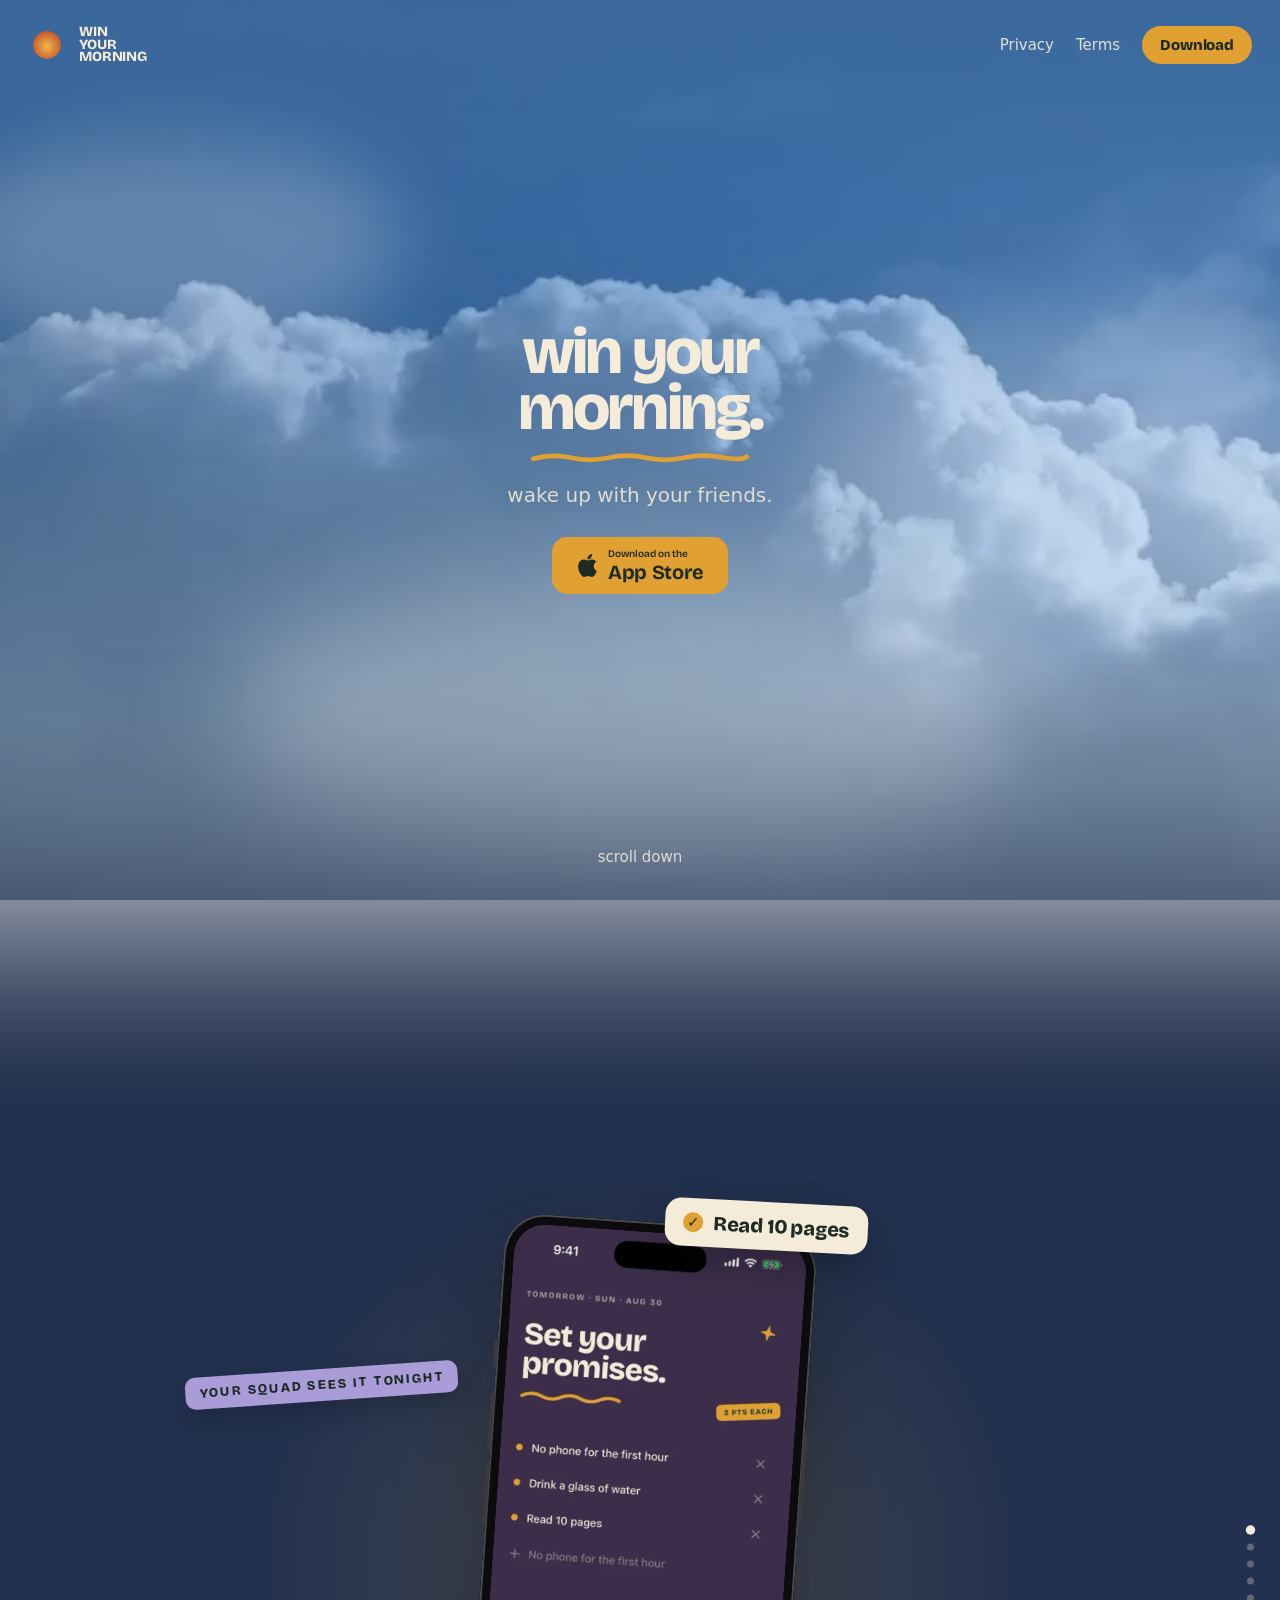
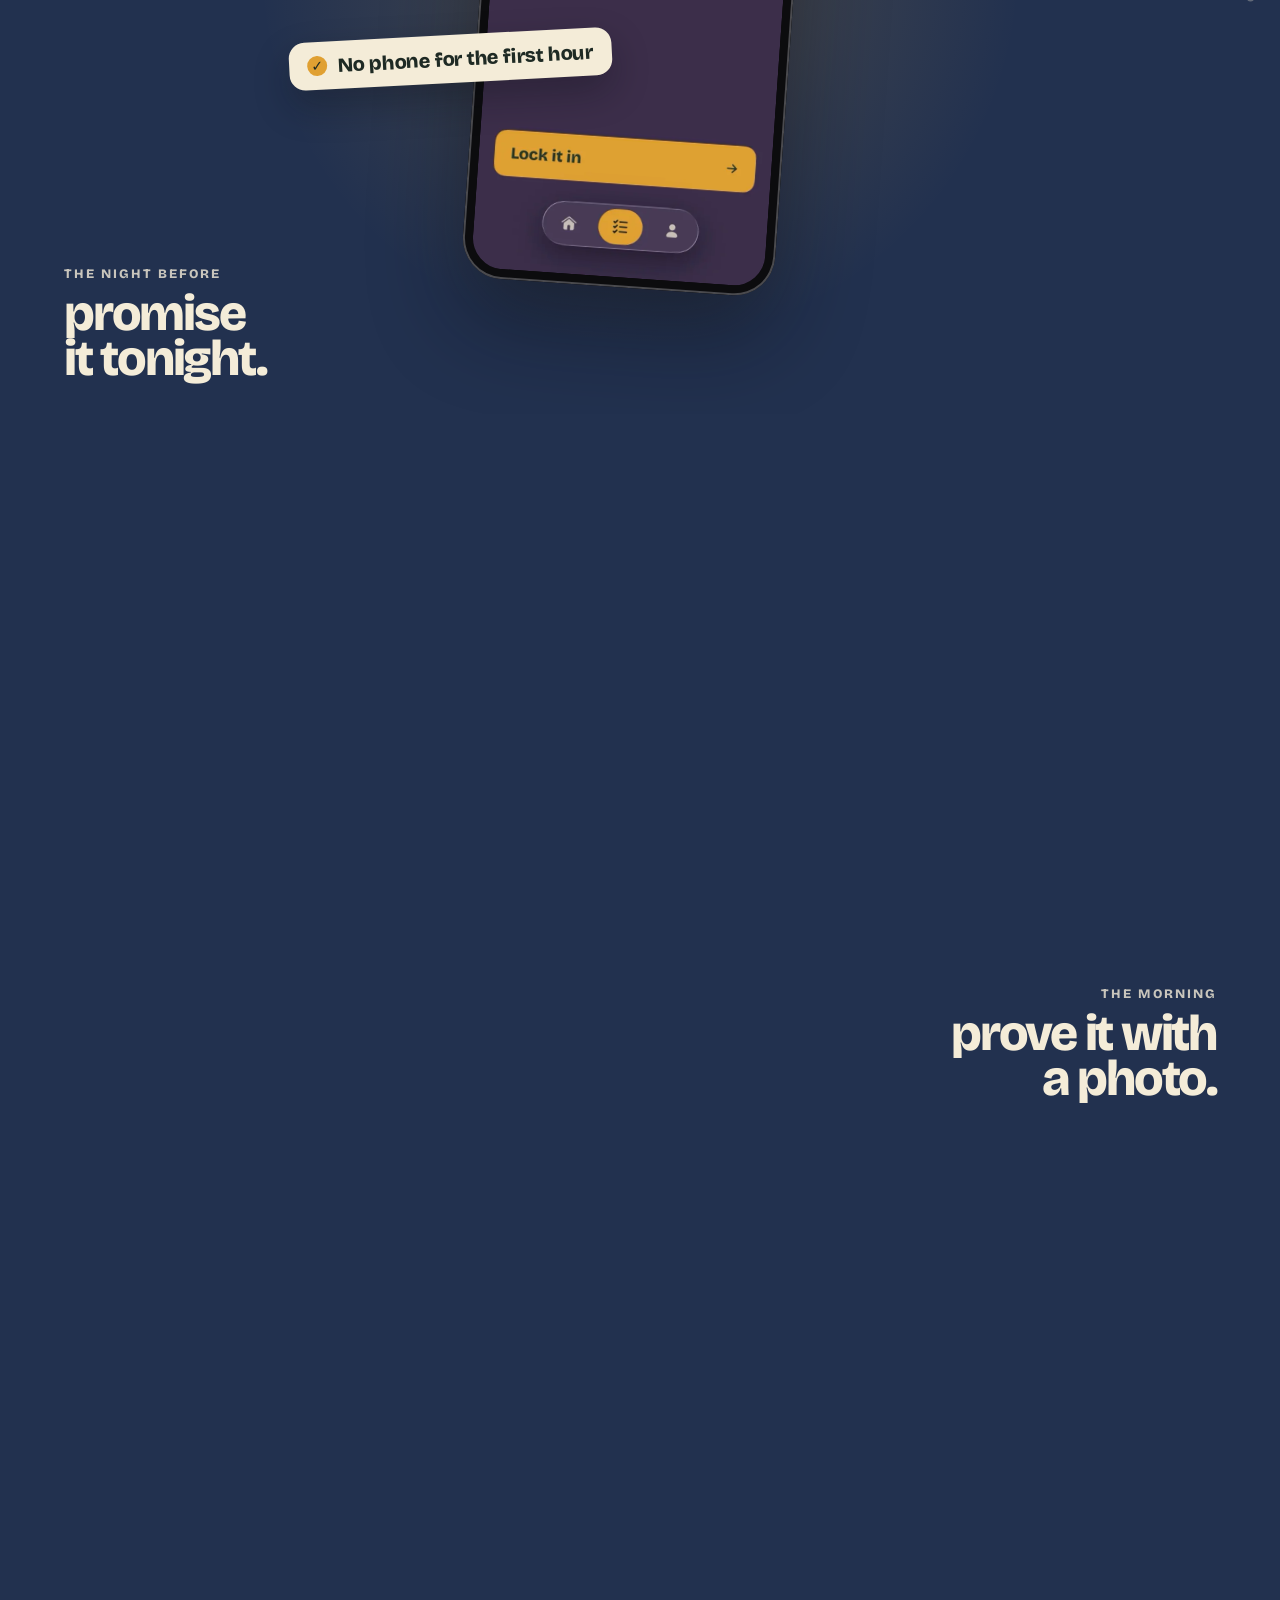
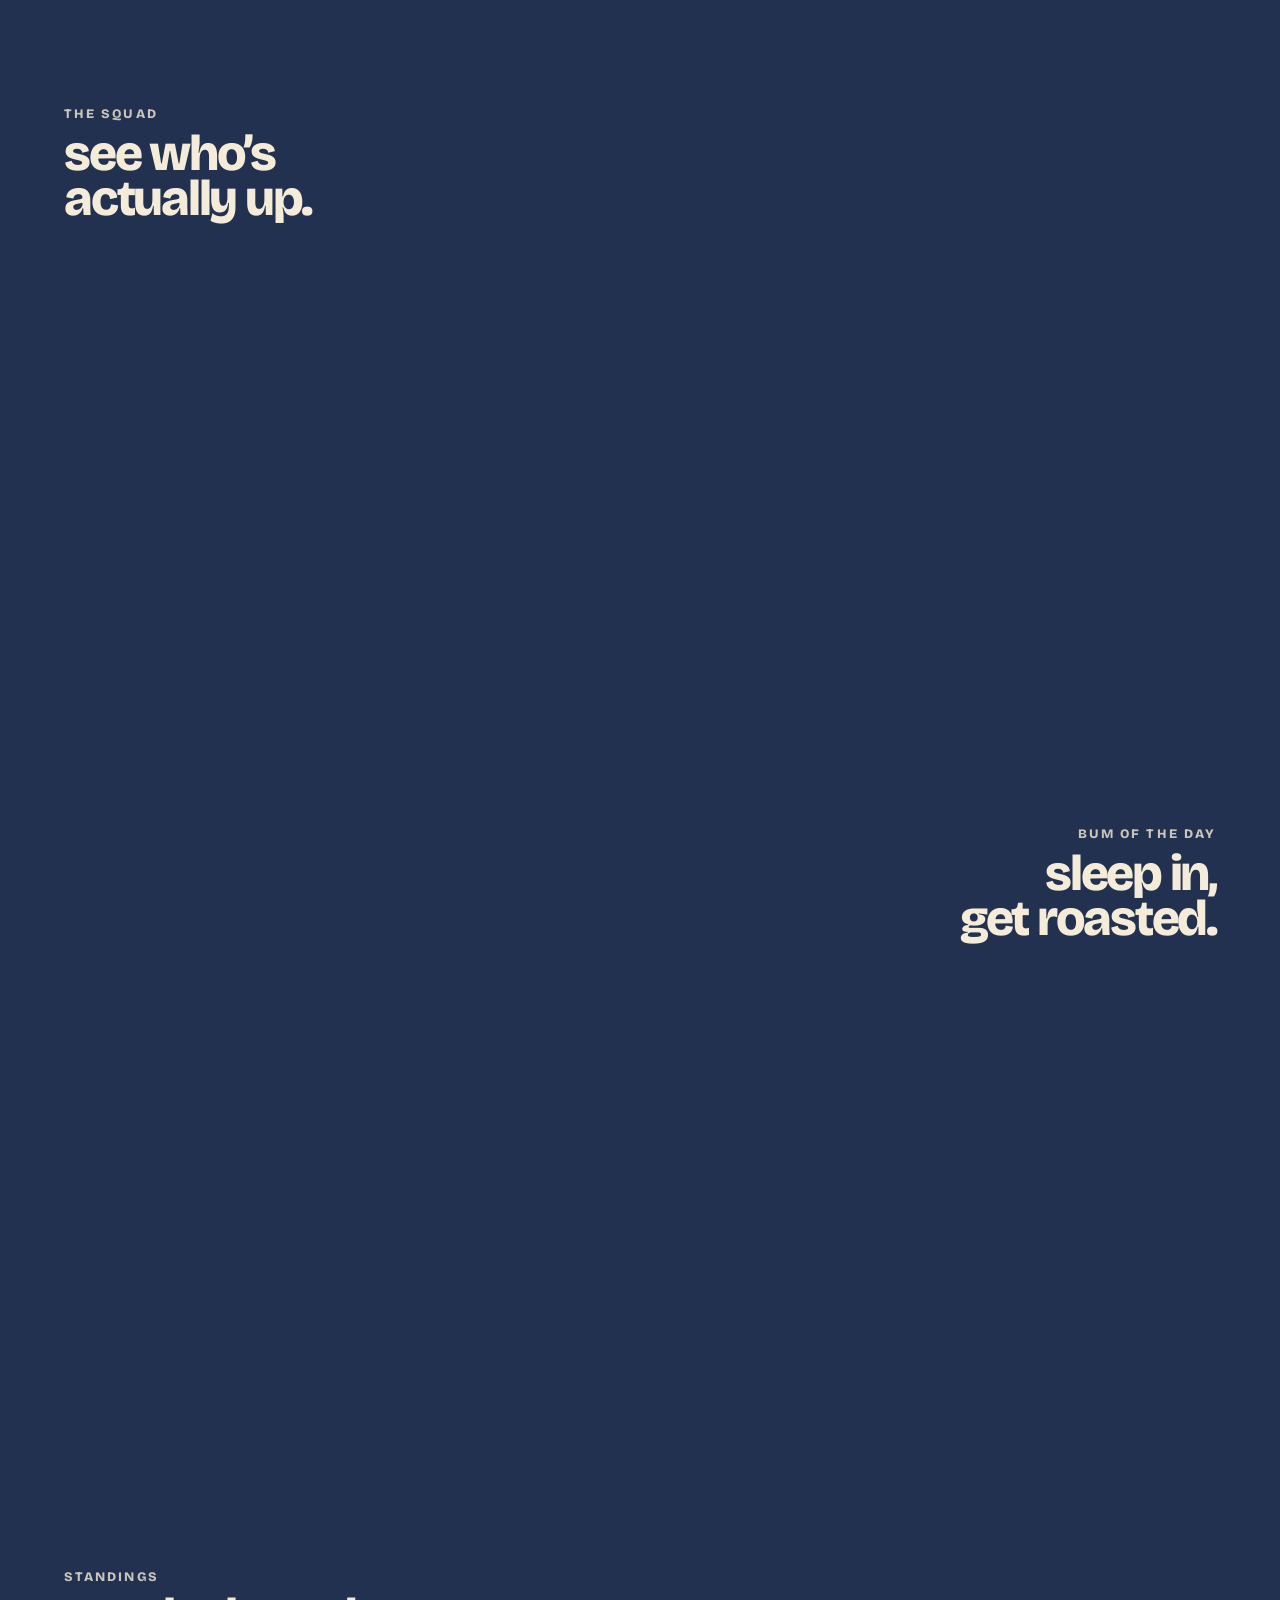
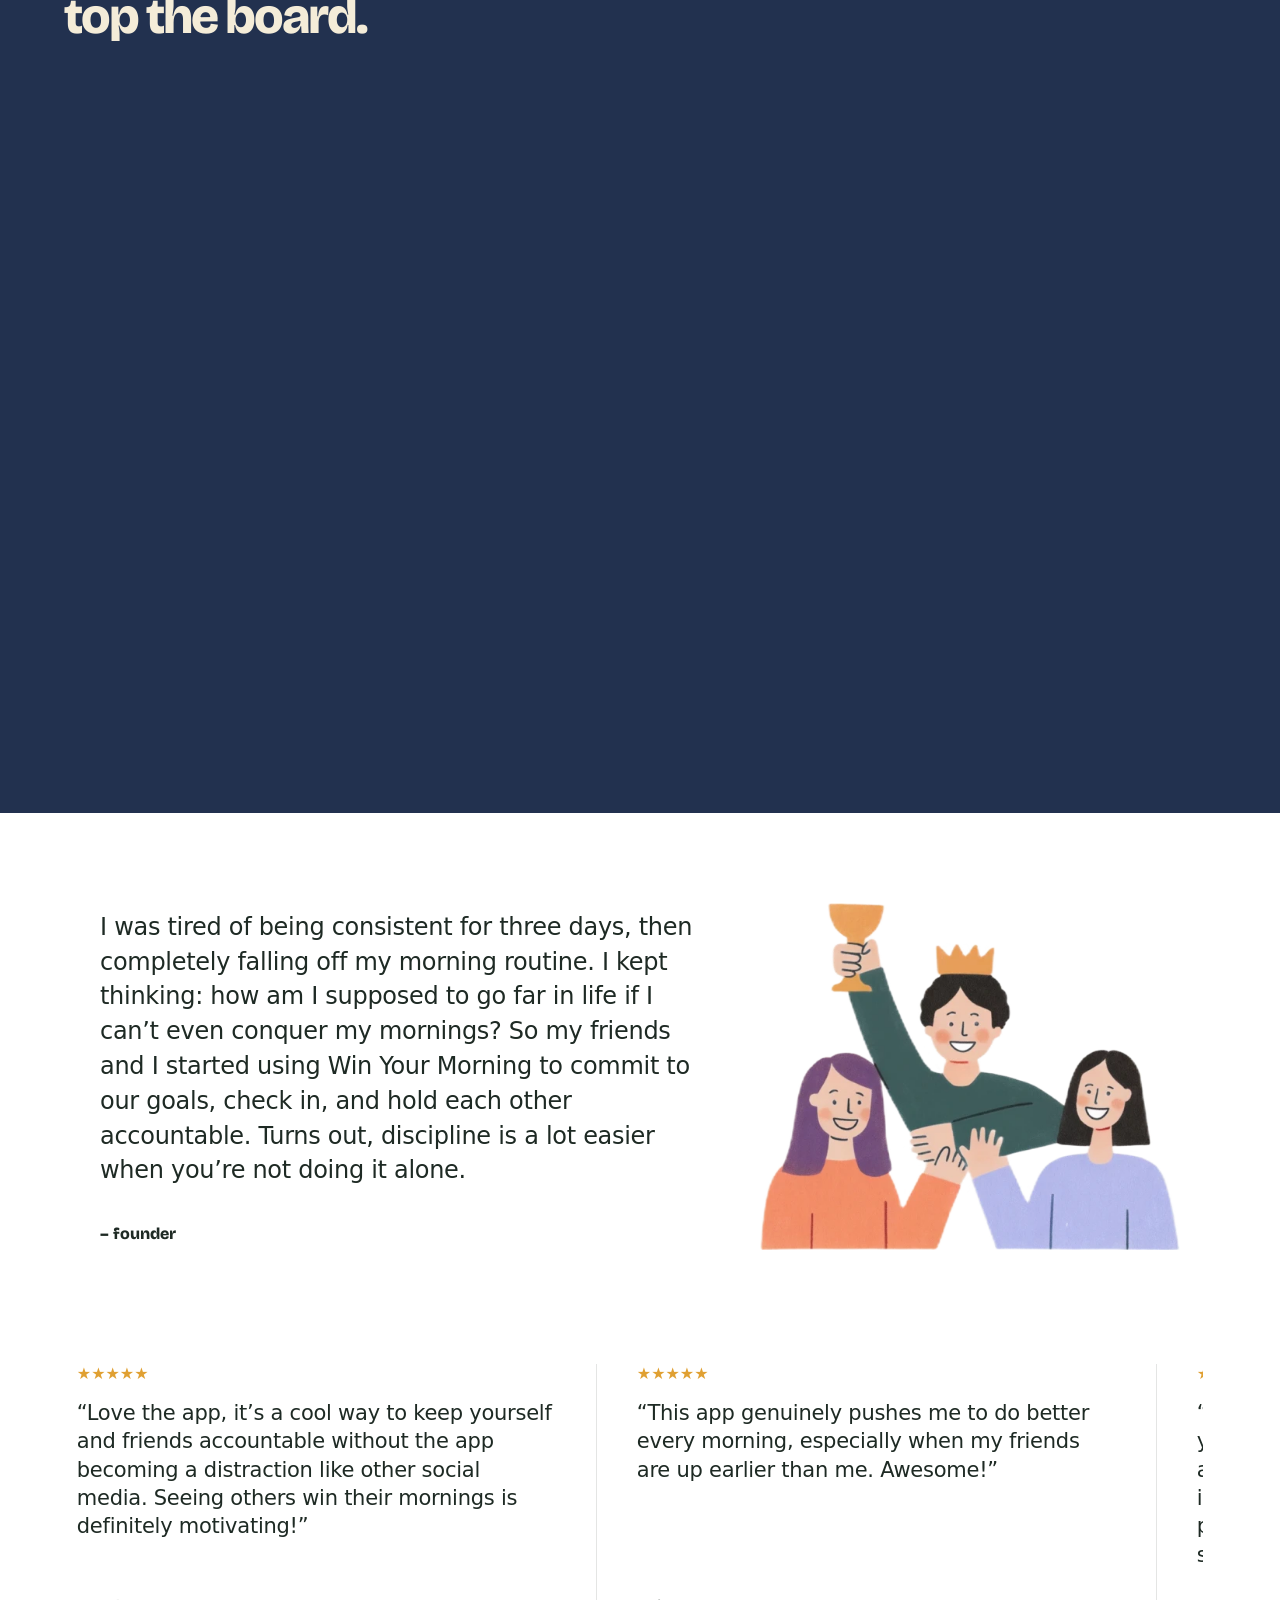
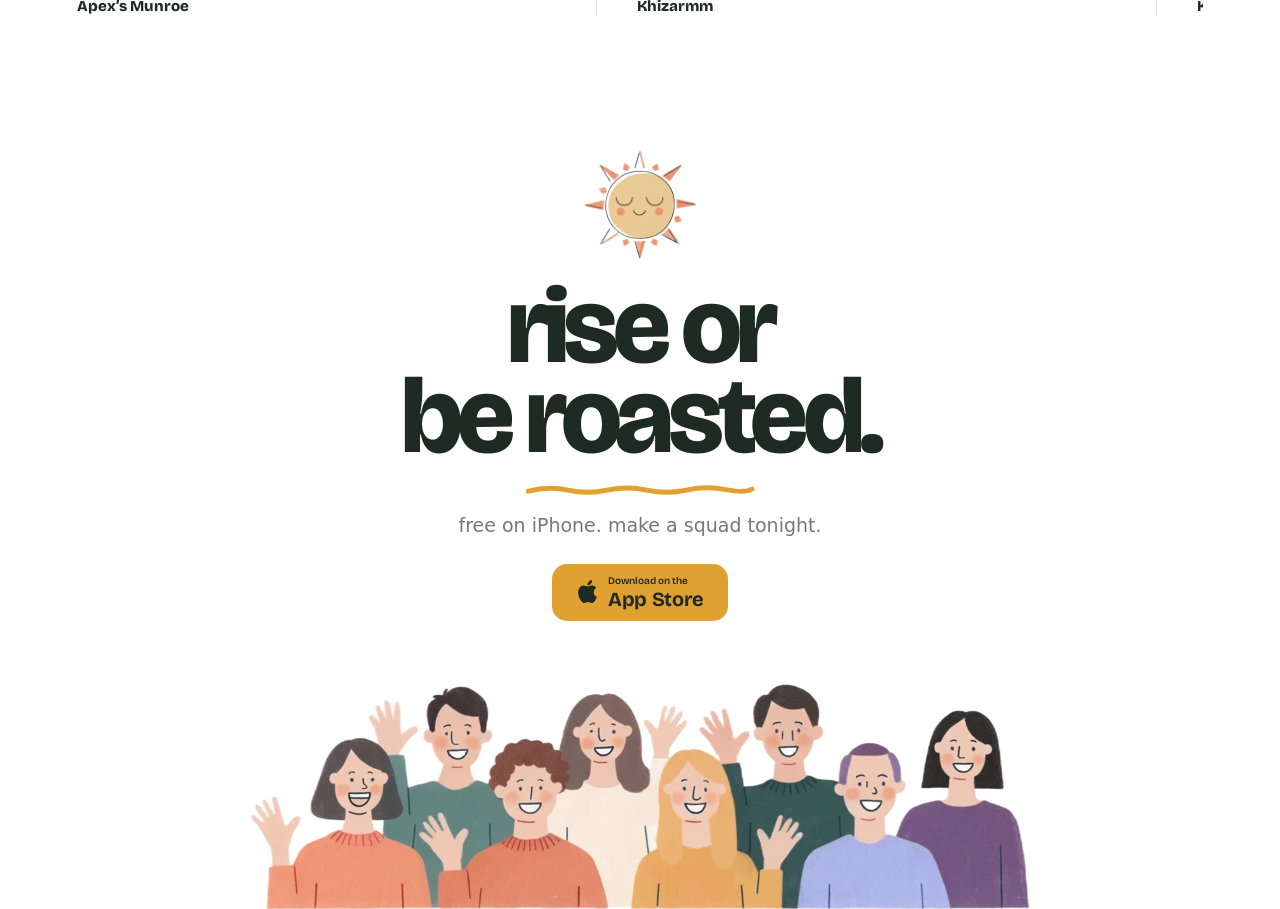
<file: index.html>
<!DOCTYPE html>
<html lang="en">
<head>
<meta charset="utf-8">
<meta name="viewport" content="width=device-width, initial-scale=1, viewport-fit=cover">
<title>Win Your Morning</title>
<meta name="description" content="Your friends are the alarm clock. Make your promises the night before, prove it with a photo by the deadline, or wake up as Bum of the Day.">

<link rel="icon" href="/assets/favicon.svg" type="image/svg+xml">
<link rel="apple-touch-icon" href="/assets/apple-touch-icon.png">
<meta name="theme-color" content="#3A689C">

<meta property="og:type" content="website">
<meta property="og:title" content="Win Your Morning">
<meta property="og:description" content="Your friends are the alarm clock. Make your promises the night before, prove it with a photo by the deadline, or wake up as Bum of the Day.">
<meta property="og:url" content="https://winurmorning.com/">
<meta property="og:image" content="https://winurmorning.com/assets/og.png">
<meta name="twitter:card" content="summary_large_image">
<meta name="twitter:title" content="Win Your Morning">
<meta name="twitter:description" content="Your friends are the alarm clock. Prove your morning by the deadline — or wake up as Bum of the Day.">
<meta name="twitter:image" content="https://winurmorning.com/assets/og.png">

<link rel="preconnect" href="https://fonts.googleapis.com">
<link rel="preconnect" href="https://fonts.gstatic.com" crossorigin>
<link href="https://fonts.googleapis.com/css2?family=Bricolage+Grotesque:opsz,wght@10..48,300;10..48,400;10..48,500;10..48,600;10..48,700;10..48,800&display=swap" rel="stylesheet">

<style>
  /* Layout: the sky hero stays fixed; under it ONE pinned phone tells the
     whole day (night → morning → squad → bum → standings) while the
     stage changes colour behind it; the screens in the phone are real app
     captures (App Screen Picker + simulator). Then the white sheet (founder,
     reviews, close). A gold App Store dock rides the bottom until the
     founder's note. */
  *{box-sizing:border-box}
  :root{
    color-scheme: light;
    --ink:#1E2A24; --cream:#F4ECD8; --gold:#E0A032; --amber:#F2B84B; --terra:#C4562F;
    --leaf:#2E5A43; --lilac:#A99CD8; --white:#FFFFFF;
    /* the day, one colour per beat of the story */
    --night:#22314F; --green:#4E8A66; --day:#4C84C4; --wine:#8E3550; --rose:#C4628C; --plum:#4A3A5E;
    --cta:#E0A032; --cta-text:#1E2A24; --cta-hover:#F2B84B;
    --font-primary:'Bricolage Grotesque',ui-sans-serif,system-ui,sans-serif;
    --font-secondary:-apple-system,'SF Pro Text',system-ui,'Segoe UI',Roboto,sans-serif;
  }
  html,body{margin:0; min-height:100%}
  /* What shows past either end of the page (a trackpad or iPhone bounce) is
     the html backdrop: sky blue at the top, white from the story down — the
     script flips it — and the sky layer itself is hidden once the story
     covers the screen, so the clouds can't peek out under the last section. */
  html{background:#3A689C}
  body{font-family:var(--font-secondary); color:var(--cream); background:#FFFFFF;
       -webkit-font-smoothing:antialiased; overscroll-behavior:none}
  body.past-hero .hero{visibility:hidden}
  a{text-decoration:none}

  /* ── sky (unchanged from the live page) ── */
  .hero{position:fixed; inset:0; overflow:hidden; z-index:0;
        background:linear-gradient(178deg,#6FA3DA 0%,#4C86C6 30%,#8DB8E4 68%,#CFE0F1 100%)}
  .heroposter,.herovid{position:absolute; top:50%; left:50%; min-width:100%; min-height:100%;
        width:auto; height:auto; transform:translate(-50%,-50%) scale(1.06); z-index:0; pointer-events:none}
  .herovid{opacity:0; transition:opacity .1s ease}
  .herovid.is-live{opacity:1}
  .wash{position:absolute; inset:0; z-index:1; pointer-events:none;
        background:linear-gradient(178deg,rgba(76,134,198,.62) 0%,rgba(76,134,198,.5) 34%,
                  rgba(141,184,228,.42) 70%,rgba(207,224,241,.5) 100%)}
  .hero::before{content:''; position:absolute; top:0; left:0; right:0; height:200px; z-index:3; pointer-events:none;
        background:linear-gradient(to bottom,#3A689C 0%,rgba(58,104,156,.55) 42%,rgba(58,104,156,0) 100%)}
  .cloud{position:absolute; border-radius:50%; z-index:2; pointer-events:none}
  .c1{left:-60px; top:120px; width:460px; height:240px; background:rgba(255,255,255,.22); filter:blur(38px)}
  .c2{right:-80px; top:300px; width:560px; height:300px; background:rgba(255,255,255,.2); filter:blur(46px)}
  .c3{left:18%; bottom:20px; width:62%; height:320px; background:rgba(255,255,255,.28); filter:blur(56px)}

  .nav{position:absolute; top:0; left:0; right:0; z-index:30; display:flex; align-items:center; justify-content:space-between;
       padding:calc(26px + env(safe-area-inset-top)) calc(28px + env(safe-area-inset-right)) 26px calc(28px + env(safe-area-inset-left))}
  .brand{display:flex; align-items:center; gap:13px; color:var(--cream)}
  .brand span{font-family:var(--font-primary); font-size:14px; font-weight:800; letter-spacing:-.01em; line-height:.9}
  .nav-links{display:flex; align-items:center; gap:22px}
  .nav-link{font-size:15px; font-weight:500; color:rgba(244,236,216,.9)}
  .nav-cta{font-family:var(--font-primary); font-size:15px; font-weight:800; letter-spacing:-.01em; color:var(--ink);
           background:var(--gold); padding:10px 18px; border-radius:999px; transition:background .16s ease, transform .16s ease}
  .nav-cta:hover{background:var(--amber); transform:translateY(-1px)}

  main{position:relative; z-index:10}
  .frame{position:relative; min-height:100svh; display:flex; flex-direction:column; width:100%; max-width:1440px; margin:0 auto}
  .content{flex:1; display:flex; flex-direction:column; align-items:center; justify-content:center; text-align:center; padding:90px 24px 8vh}
  h1{margin:0; font-family:var(--font-primary); font-size:clamp(44px,5vw,72px); font-weight:800; line-height:.88; letter-spacing:-.045em; color:var(--cream)}
  .squiggle{display:block; margin-top:14px; width:220px; height:auto}
  .tagline{margin:20px 0 0; font-size:20px; font-weight:500; color:rgba(244,236,216,.86)}

  /* App Store badge — bigger in the hero, the same shape everywhere */
  .appstore{display:inline-flex; align-items:center; gap:7px; padding:8px 16px; border-radius:11px;
            background:var(--cta); color:var(--cta-text); transition:background .16s ease, transform .16s ease}
  .appstore:hover{background:var(--cta-hover); transform:translateY(-1px)}
  .appstore:focus-visible{outline:3px solid var(--cream); outline-offset:3px}
  .appstore svg{width:17px; height:17px; flex:none; margin-top:-1px}
  .as-stack{display:flex; flex-direction:column; line-height:1; text-align:left}
  .as-pre{font-family:var(--font-primary); font-size:7.5px; font-weight:600}
  .as-name{font-family:var(--font-primary); font-size:14.5px; font-weight:700; letter-spacing:-.015em; margin-top:2px}
  .appstore.big{margin-top:30px; padding:12px 24px; border-radius:15px; gap:9px}
  .appstore.big svg{width:23px; height:23px}
  .appstore.big .as-pre{font-size:10px}
  .appstore.big .as-name{font-size:20px; margin-top:3px}

  /* ── sky → night: one long S-curve (smoothstep), so it eases in AND out —
        no edge where it starts, no edge where it lands. Nothing else in it. ── */
  /* margin-bottom -2px: the night section overlaps the fade by 2px, so a
     fractional pixel height can never open a hairline of sky between them */
  .dusk{position:relative; height:clamp(300px,52svh,540px); margin-top:-28svh; margin-bottom:-2px; pointer-events:none;
        background:linear-gradient(180deg,
          rgba(34,49,79,0) 0%, rgba(34,49,79,.007) 5%, rgba(34,49,79,.028) 10%, rgba(34,49,79,.061) 15%,
          rgba(34,49,79,.104) 20%, rgba(34,49,79,.156) 25%, rgba(34,49,79,.216) 30%, rgba(34,49,79,.282) 35%,
          rgba(34,49,79,.352) 40%, rgba(34,49,79,.425) 45%, rgba(34,49,79,.5) 50%, rgba(34,49,79,.575) 55%,
          rgba(34,49,79,.648) 60%, rgba(34,49,79,.718) 65%, rgba(34,49,79,.784) 70%, rgba(34,49,79,.844) 75%,
          rgba(34,49,79,.896) 80%, rgba(34,49,79,.939) 85%, rgba(34,49,79,.972) 90%, rgba(34,49,79,.993) 95%,
          var(--night) 100%)}

  /* "scroll down" on the hero: just the words, nudging downward */
  /* same type as the tagline ("wake up with your friends."), bouncing */
  .cue{position:absolute; left:50%; bottom:calc(34px + env(safe-area-inset-bottom)); transform:translateX(-50%); z-index:5;
       font-family:var(--font-secondary); font-size:15px; font-weight:500; color:rgba(244,236,216,.86); white-space:nowrap;
       transition:opacity .35s ease}
  .cue span{display:inline-block; animation:bounce 2.6s cubic-bezier(.45,0,.55,1) infinite}
  @keyframes bounce{
    0%,60%,100%{translate:0 0}
    30%{translate:0 8px}
  }
  body.scrolled .cue{opacity:0}

  /* ── the hero's entrance. The title lands a letter at a time: each one
        starts at twice its size, blurred and clear, drops just past its size
        and settles. Then the squiggle draws itself, and the tagline and the
        button spring up from below. All of it hangs off html.intro, which the
        script after the styles sets (never for reduced motion) and takes away
        again when the entrance is over — so with no script the hero is simply
        there. `scale` and `translate`, not `transform`, and fill backwards:
        nothing is left on the button afterwards, so its hover lift still works.
        The cue has an opacity transition of its own, which would outrank an
        animation, so it waits on a class (html.late) and fades by that. ── */
  h1 .w,h1 .ch{display:inline-block}
  h1 .w{white-space:nowrap}
  html.intro:not(.go) #top h1,
  html.intro:not(.go) #top .squiggle,
  html.intro:not(.go) #top .tagline,
  html.intro:not(.go) #top .appstore,
  html.intro:not(.late) #top .cue{opacity:0}
  html.intro.go #top h1 .ch{animation:letter-in .56s linear backwards; animation-delay:calc(.15s + var(--i) * 42ms)}
  html.intro.go #top .squiggle path{stroke-dasharray:1; animation:squiggle-in .5s cubic-bezier(.44,0,.56,1) .8s backwards}
  html.intro.go #top .tagline{animation:rise-in .6s linear .95s backwards}
  html.intro.go #top .appstore{animation:rise-in .6s linear 1.07s backwards}
  @keyframes letter-in{
    0%{opacity:0; scale:2; filter:blur(10px); animation-timing-function:cubic-bezier(.25,.6,.35,1)}
    40%{opacity:1; filter:blur(0)}
    62%{scale:.95; animation-timing-function:cubic-bezier(.45,0,.55,1)}
    100%{opacity:1; scale:1; filter:blur(0)}
  }
  @keyframes rise-in{
    0%{opacity:0; translate:0 50px; scale:.5; animation-timing-function:cubic-bezier(.25,.6,.35,1)}
    45%{opacity:1}
    64%{translate:0 -4px; scale:1.035; animation-timing-function:cubic-bezier(.45,0,.55,1)}
    100%{opacity:1; translate:0 0; scale:1}
  }
  @keyframes squiggle-in{
    0%{stroke-dashoffset:1; opacity:0}
    10%{opacity:1}
    100%{stroke-dashoffset:0; opacity:1}
  }

  /* ── the story ── */
  /* The beat's colour lives on the track, not just the pinned stage: when
     iOS Safari's toolbar collapses the screen grows past the stage's 100svh,
     and the strip under it must be the same colour, not the night base. */
  .track{position:relative; height:calc(5 * 80svh + 100svh); background:var(--sbg,var(--night));
         transition:background-color 1s cubic-bezier(.44,0,.56,1)}
  /* Motion borrowed from Stompers' showcase: one ease curve for everything
     (.44,0,.56,1), 1 s for the stage colour, 0.4 s for the screen swap. */
  .stage{position:sticky; top:0; height:100svh; overflow:hidden; background:var(--sbg,var(--night));
         transition:background-color 1s cubic-bezier(.44,0,.56,1); display:grid; place-items:center; --sfg:var(--cream)}
  .grain{position:absolute; inset:0; pointer-events:none; opacity:.12; mix-blend-mode:overlay;
         background-image:url("data:image/svg+xml;utf8,<svg xmlns='http://www.w3.org/2000/svg' width='180' height='180'><filter id='n'><feTurbulence type='fractalNoise' baseFrequency='.9' numOctaves='2' stitchTiles='stitch'/><feColorMatrix values='0 0 0 0 1  0 0 0 0 1  0 0 0 0 1  0 0 0 .55 0'/></filter><rect width='100%' height='100%' filter='url(%23n)'/></svg>")}
  .glow{position:absolute; left:50%; top:50%; width:min(900px,120vw); aspect-ratio:1; transform:translate(-50%,-50%);
        border-radius:50%; pointer-events:none; background:radial-gradient(circle,rgba(242,184,75,.26) 0%,rgba(242,184,75,.08) 36%,rgba(242,184,75,0) 60%)}

  .rig{position:relative; height:min(74svh,690px); aspect-ratio:340/723; margin-top:-2svh}
  /* each beat leans the phone a different way; one phone, so it swings
     between angles instead of snapping */
  .phone{position:absolute; inset:0; background:#0C0C0E; border-radius:13% / 6.2%; padding:3.2%;
         box-shadow:inset 0 0 0 2px #4A4A4E, 0 40px 90px rgba(10,14,20,.45);
         rotate:var(--tilt,0deg); transition:rotate .8s cubic-bezier(.34,1.3,.64,1)}
  .phone > i{position:absolute; width:4px; background:#3A3A3E; border-radius:3px 0 0 3px; left:-3px}
  .phone > i:nth-child(1){top:19%; height:4.4%}
  .phone > i:nth-child(2){top:27%; height:9%}
  .phone > i:nth-child(3){top:38%; height:9%}
  .phone > i:nth-child(4){left:auto; right:-3px; top:30%; height:14%; border-radius:0 3px 3px 0}
  .screen{position:relative; width:100%; height:100%; border-radius:10.5% / 4.9%; overflow:hidden; background:#000}
  .scr{position:absolute; inset:0; width:100%; height:100%; object-fit:cover; object-position:50% 0; display:block;
       opacity:0; transform:scale(1.02); transition:opacity .4s cubic-bezier(.44,0,.56,1), transform .4s cubic-bezier(.44,0,.56,1)}
  .scr.on{opacity:1; transform:none}

  /* things that float around the phone */
  .props{position:absolute; inset:0; pointer-events:none}
  /* Pop-in, Stompers-style: each piece starts small and over-rotated, then
     springs into place a beat after the one before. Leaving is a quick fade. */
  .props > *{position:absolute; opacity:0; transform:scale(.6) rotate(calc(var(--r,0deg) - 10deg));
             transition:opacity .2s ease, transform .25s ease}
  .props.on > *{opacity:1; transform:scale(1) rotate(var(--r,0deg));
                transition:opacity .3s ease, transform .7s cubic-bezier(.34,1.45,.64,1)}
  .props.on > :nth-child(2){transition-delay:.12s}
  .props.on > :nth-child(3){transition-delay:.24s}
  .props.on > :nth-child(4){transition-delay:.36s}
  /* …and once they're out, they float, for good. `translate` stacks on the
     pop-in's `transform`, so the two never fight. Three patterns — up 42,
     down 42, up 22 — on different clocks, so nothing moves in step. */
  .props > *{--amp:42px; animation:float-up 8.5s ease-in-out infinite}
  .props > :nth-child(2){animation-name:float-down; animation-delay:-3.1s}
  .props > :nth-child(3){--amp:22px; animation-duration:7.5s; animation-delay:-1.4s}
  .props > :nth-child(4){animation-name:float-down; animation-duration:9.2s; animation-delay:-5.3s}
  @keyframes float-up{0%,100%{translate:0 0} 50%{translate:0 calc(var(--amp) * -1)}}
  @keyframes float-down{0%,100%{translate:0 0} 50%{translate:0 var(--amp)}}
  .face{width:clamp(62px,11svh,104px); aspect-ratio:1; border-radius:50%; object-fit:cover;
        border:4px solid var(--cream); box-shadow:0 14px 34px rgba(10,14,20,.35)}
  .chip{display:flex; align-items:center; gap:10px; white-space:nowrap; background:var(--cream); color:var(--ink);
        font-family:var(--font-primary); font-weight:800; font-size:clamp(14px,2.3svh,20px); letter-spacing:-.01em;
        padding:12px 18px; border-radius:16px; box-shadow:0 16px 36px rgba(10,14,20,.3)}
  .chip .tick{width:1.4em; height:1.4em; border-radius:50%; background:var(--gold); color:var(--ink); display:grid; place-items:center; font-size:.72em}
  .tag{font-family:var(--font-primary); font-weight:800; font-size:clamp(10px,1.6svh,13px); letter-spacing:.14em; text-transform:uppercase;
       padding:8px 14px; border-radius:10px; white-space:nowrap; box-shadow:0 10px 24px rgba(10,14,20,.25)}
  .tag.gold{background:var(--gold); color:var(--ink)}
  .tag.lilac{background:var(--lilac); color:var(--ink)}
  .bubble{display:flex; align-items:center; gap:12px; width:max-content; max-width:min(300px,64vw); background:var(--white); color:var(--ink);
          padding:12px 18px 12px 12px; border-radius:20px; box-shadow:0 16px 36px rgba(10,14,20,.3)}
  .bubble img{width:44px; height:44px; border-radius:50%; object-fit:cover; flex:none}
  .bubble div{min-width:0; font-size:clamp(13px,1.9svh,16px); line-height:1.3}
  .bubble b{display:block; font-family:var(--font-primary); font-weight:800; font-size:.95em}
  .bubble small{color:#8A8A86; font-weight:500}
  .push{display:flex; gap:12px; align-items:flex-start; width:clamp(260px,46svh,380px); background:rgba(250,248,244,.94);
        color:#1C1C1E; padding:14px 16px; border-radius:22px; box-shadow:0 18px 40px rgba(10,14,20,.35)}
  .push .icon{flex:none; width:40px; height:40px; border-radius:10px; background:#3F78D8; display:grid; place-items:center}
  /* the push that lies across the phone's top: opaque, and it stays put —
     it's the lid over the status bar, so it doesn't float off it */
  .push.lid{background:#FAF8F4; animation:none !important; width:clamp(260px,50svh,400px) !important;
            margin-left:calc(clamp(260px,50svh,400px) / -2) !important;
            padding:clamp(9px,1.4svh,14px) clamp(12px,1.8svh,16px); gap:clamp(8px,1.2svh,12px); align-items:center}
  .push.lid .icon{width:clamp(26px,4.2svh,40px); height:clamp(26px,4.2svh,40px); border-radius:clamp(7px,1svh,10px)}
  .push.lid .icon i{width:55%; height:55%}
  .push.lid .txt{font-size:clamp(11px,1.65svh,15px); white-space:nowrap}
  .push.lid .app{font-size:clamp(9px,1.3svh,12px)}
  .push .icon i{width:22px; height:22px; border-radius:50%; background:radial-gradient(circle at 50% 55%,#F2B84B,#C4562F)}
  .push .txt{min-width:0; font-size:15px; line-height:1.3}
  .push .app{display:flex; justify-content:space-between; font-family:var(--font-primary); font-weight:800; font-size:12px; letter-spacing:.06em}
  .push .app span{font-family:var(--font-secondary); font-weight:400; letter-spacing:0; color:#8A8A86}
  .streak{display:flex; align-items:center; gap:10px; background:var(--gold); color:var(--ink); padding:12px 20px 12px 14px;
          border-radius:18px; box-shadow:0 16px 36px rgba(10,14,20,.3); font-family:var(--font-primary)}
  .streak .fire{font-size:30px; line-height:1}
  .streak b{display:block; font-size:30px; font-weight:800; line-height:.9; letter-spacing:-.03em}
  .streak small{display:block; font-size:11px; font-weight:800; letter-spacing:.14em; text-transform:uppercase}
  .tag.leaf{background:var(--leaf); color:var(--cream)}
  /* the champ: a trophy card, the week's winner */
  .trophy{display:flex; align-items:center; gap:12px; background:var(--cream); color:var(--ink); padding:12px 20px 12px 14px;
          border-radius:18px; box-shadow:0 16px 36px rgba(10,14,20,.3); font-family:var(--font-primary); white-space:nowrap}
  .trophy .cup{font-size:34px; line-height:1}
  .trophy small{display:block; font-size:11px; font-weight:800; letter-spacing:.14em; text-transform:uppercase; color:#9A6A12}
  .trophy b{display:block; font-size:24px; font-weight:800; letter-spacing:-.03em; line-height:1.05}
  /* reactions on a post */
  .react{display:flex; align-items:center; gap:4px; background:var(--white); color:var(--ink); padding:9px 14px 9px 10px;
         border-radius:999px; box-shadow:0 14px 30px rgba(10,14,20,.28); white-space:nowrap}
  .react span{font-size:20px; line-height:1}
  .react b{margin-left:6px; font-size:14px; font-weight:600}

  /* the words for each beat: a small label and a short line, nothing else.
     They live in the track, not the pinned stage, so they scroll past at the
     page's own speed while the phone stays put — no fade, no animation. Each
     sits centred on screen halfway through its beat (beats are 80svh apart). */
  .lanes{position:absolute; inset:0; pointer-events:none; --sfg:var(--cream)}
  .label{position:absolute; top:calc((var(--i) + .5) * 80svh + 50svh); transform:translateY(-50%);
         max-width:min(380px,30vw); color:var(--sfg); pointer-events:none}
  .label.l{left:max(40px,5vw)}
  .label.r{right:max(40px,5vw); text-align:right}
  .label .eyebrow{display:block; font-family:var(--font-primary); font-size:13px; font-weight:800; letter-spacing:.16em; text-transform:uppercase; opacity:.8}
  .label h3{margin:10px 0 0; font-family:var(--font-primary); font-weight:800; font-size:clamp(36px,3.9vw,58px); line-height:.9;
            letter-spacing:-.045em; text-wrap:balance; overflow-wrap:anywhere}
  .pips{position:absolute; right:max(22px,2vw); top:50%; transform:translateY(-50%); display:flex; flex-direction:column; gap:10px}
  .pips i{width:7px; height:7px; border-radius:50%; background:var(--sfg); opacity:.3; transition:opacity .3s, transform .3s}
  .pips i.on{opacity:1; transform:scale(1.35)}

  /* the last stage colour dissolves into the white sheet: white laid over the
     rose on the same S-curve as the dusk, so it eases off the stage and eases
     into the founder's note with no edge at either end */
  .towhite{position:relative; height:clamp(220px,36svh,380px);
           background:linear-gradient(180deg,
             rgba(255,255,255,0) 0%, rgba(255,255,255,.007) 5%, rgba(255,255,255,.028) 10%, rgba(255,255,255,.061) 15%,
             rgba(255,255,255,.104) 20%, rgba(255,255,255,.156) 25%, rgba(255,255,255,.216) 30%, rgba(255,255,255,.282) 35%,
             rgba(255,255,255,.352) 40%, rgba(255,255,255,.425) 45%, rgba(255,255,255,.5) 50%, rgba(255,255,255,.575) 55%,
             rgba(255,255,255,.648) 60%, rgba(255,255,255,.718) 65%, rgba(255,255,255,.784) 70%, rgba(255,255,255,.844) 75%,
             rgba(255,255,255,.896) 80%, rgba(255,255,255,.939) 85%, rgba(255,255,255,.972) 90%, rgba(255,255,255,.993) 95%,
             #FFFFFF 100%), var(--rose)}

  /* the dock: one tap to the store from anywhere in the story */
  .dock{position:fixed; left:50%; bottom:calc(22px + env(safe-area-inset-bottom)); z-index:50; opacity:0;
        transform:translate(-50%,140%); transition:transform .5s cubic-bezier(.4,0,.6,1), opacity .4s ease}
  body.dock-on .dock{transform:translate(-50%,0); opacity:1; transition:transform .45s cubic-bezier(.2,1.2,.4,1), opacity .3s ease}
  .dock .appstore{padding:11px 22px; border-radius:14px}
  .dock .appstore svg{width:21px; height:21px}
  .dock .as-pre{font-size:9px}
  .dock .as-name{font-size:18px; margin-top:2px}

  /* ── white sheet ── */
  .sheet{position:relative; z-index:10; background:var(--white); color:var(--ink); margin-top:-1px}
  .sec{width:100%; padding:0 clamp(16px,6vw,120px); display:flex; flex-direction:column; align-items:center}
  .panel{width:100%; max-width:1480px; padding:clamp(56px,7vw,104px) 0}
  .display{font-family:var(--font-primary); font-weight:800; letter-spacing:-.045em; color:var(--ink); text-wrap:balance; margin:0}
  .body{font-family:var(--font-secondary); color:rgba(30,42,36,.66); margin:0}
  .eyebrow-ink{font-family:var(--font-primary); font-size:11px; font-weight:700; letter-spacing:.16em; text-transform:uppercase; color:#9A968B}
  .testi{display:grid; grid-template-columns:minmax(0,1fr) 420px; gap:64px; width:100%; max-width:1080px; margin:0 auto; align-items:center}
  .testi .quote{font-size:clamp(19px,2vw,24px); font-weight:500; line-height:1.45; letter-spacing:-.012em; color:var(--ink); margin:0}
  .testi .who b{display:block; font-family:var(--font-primary); font-size:16px; font-weight:800}
  .testi .pic{min-width:0; aspect-ratio:4/5; border-radius:18px; overflow:hidden; box-shadow:0 24px 60px rgba(30,42,36,.3)}
  .testi .pic img{width:100%; height:100%; object-fit:cover; object-position:50% 80%; display:block; transform:scale(1.25); transform-origin:50% 85%}
  /* the reviews never stop: no pause on hover, click or touch */
  .reviews{padding:24px 0; overflow:hidden}
  .rtrack{display:flex; gap:40px; width:max-content; animation:marquee 170s linear infinite}
  .rev{width:520px; max-width:80vw; flex:none; display:flex; flex-direction:column; justify-content:space-between; gap:28px; padding-right:40px; border-right:1px solid rgba(30,42,36,.12)}
  .rev .stars{color:var(--gold); font-size:16px}
  .rev p{font-size:21px; font-weight:500; line-height:1.35; letter-spacing:-.012em; color:var(--ink); margin:16px 0 0}
  .rev .who b{display:block; font-family:var(--font-primary); font-size:15px; font-weight:800}
  .rev .who .eyebrow-ink{display:block; margin-top:4px}
  @keyframes marquee{from{transform:translateX(0)} to{transform:translateX(-50%)}}
  /* ── the close + footer: one cream page, a real sunrise at the foot ── */
  .finale{position:relative; color:var(--ink); background:var(--white)}
  .finale-cta{display:flex; flex-direction:column; align-items:center; text-align:center; gap:16px;
              padding:clamp(72px,12svh,140px) 24px calc(clamp(96px,16svh,180px) + env(safe-area-inset-bottom))}
  .finale h2{margin:0; font-family:var(--font-primary); font-weight:800; font-size:clamp(56px,8.4vw,120px); line-height:.84;
             letter-spacing:-.055em; color:var(--ink); text-wrap:balance}
  .finale .squiggle{width:clamp(160px,18vw,250px); margin-top:4px}
  .finale-cta p{margin:2px 0 0; font-size:clamp(17px,1.5vw,19px); font-weight:500; color:rgba(30,42,36,.62)}
  .finale .appstore.big{margin-top:12px}
  /* the app's drawings on the site (2026-11-23): the founder spot, the close, the streak and champ chips */
  .testi .pic.art{aspect-ratio:auto; border-radius:0; overflow:visible; box-shadow:none}
  .testi .pic.art img{height:auto; object-fit:contain; transform:none}
  .streak img.fire{width:34px; height:34px; display:block; flex:none; max-width:none}
  .trophy img.cup{width:38px; height:38px; display:block; flex:none; max-width:none}
  .finale-sun{width:clamp(88px,9vw,132px); height:auto; margin-bottom:4px}
  .finale-cta{padding-bottom:clamp(40px,7svh,72px)}
  .finale-squad{display:block; width:min(780px,92vw); height:auto; margin:0 auto}

  .foot{max-width:1200px; margin:0 auto; padding:0 max(24px,4vw)}
  .foot-top{display:flex; justify-content:space-between; align-items:flex-start; gap:48px; flex-wrap:wrap;
            padding-top:clamp(28px,4svh,48px); border-top:1px solid rgba(30,42,36,.12)}
  .foot-about{display:flex; flex-direction:column; gap:18px; max-width:420px; min-width:0}
  .foot-brand{display:flex; align-items:center; gap:12px; color:var(--ink)}
  .foot-brand span{font-family:var(--font-primary); font-size:14px; font-weight:800; letter-spacing:-.01em; line-height:.9}
  .foot-about p{margin:0; font-size:16px; line-height:1.55; color:rgba(30,42,36,.66); text-wrap:pretty}
  .foot-cols{display:flex; gap:clamp(48px,8vw,120px)}
  .foot-cols div{display:flex; flex-direction:column; gap:12px; min-width:0}
  .foot-cols h4{margin:0 0 6px; font-family:var(--font-primary); font-size:16px; font-weight:800; color:var(--ink)}
  .foot-cols a{font-size:15px; color:rgba(30,42,36,.58); transition:color .16s ease}
  .foot-cols a:hover{color:var(--ink)}
  .foot-rule{height:1px; background:rgba(30,42,36,.12); margin-top:clamp(36px,5svh,56px)}
  .foot-bottom{display:flex; justify-content:space-between; gap:12px; flex-wrap:wrap; padding:18px 0 0;
               font-size:14px; color:rgba(30,42,36,.6)}
  /* the scene: the photo's sky dissolves up into the cream */
  .foot-scene{position:relative; margin-top:clamp(8px,2svh,24px); height:clamp(260px,42vw,560px); overflow:hidden}
  .foot-scene img{position:absolute; inset:0; width:100%; height:100%; object-fit:cover; object-position:50% 58%; display:block;
                  -webkit-mask-image:linear-gradient(180deg,transparent 0%,rgba(0,0,0,.35) 14%,rgba(0,0,0,.8) 30%,#000 44%);
                          mask-image:linear-gradient(180deg,transparent 0%,rgba(0,0,0,.35) 14%,rgba(0,0,0,.8) 30%,#000 44%)}

  @media (max-width:900px){
    .testi{grid-template-columns:1fr; gap:36px}
    .testi .pic{max-width:360px}
    .testi .pic.art{width:100%; margin-inline:auto}
    .foot-top{flex-direction:column; gap:32px}
    .foot-bottom{flex-direction:column}
  }
  /* phone-sized: words on top, phone under them, dock at the foot */
  @media (max-width:760px){
    /* phone cards are ~300px, not 520, so the same 170s loop crawled at about
       22px/s; 80s puts it near desktop's pace (~45px/s) */
    .rtrack{animation-duration:80s}
    .appstore.big{padding:12px 22px}
    .appstore.big .as-name{font-size:18px}
    /* The phone takes what is LEFT between the caption and the dock, less a
       band above and a band below for one floating piece each — it is not a
       share of the screen any more. At 52svh a 660-tall iPhone screen left
       50px over the phone, and the piece on its top edge rode up into the
       caption ("sleep in, get roasted."; Kuro, 2026-11-23).
       `--cap` is where a two-line caption ends: its 7svh top, the eyebrow
       and gap (26px), two lines at .9 of the h3's size. `--above` holds the
       tallest top piece (the push) less the 20px it lies over the phone;
       `--below` is the dock (73px) plus the same for the bottom piece. */
    .stage{--cap:calc(env(safe-area-inset-top) + 7svh + 26px + 1.8 * clamp(30px,8.6vw,40px));
           --above:66px; --below:140px;
           place-items:end center; padding-bottom:calc(var(--below) + env(safe-area-inset-bottom))}
    .rig{height:min(calc(100svh - var(--cap) - var(--above) - var(--below) - env(safe-area-inset-bottom)), 480px); margin-top:0}
    /* A short screen (under 640 of small viewport: an iPhone SE, a mini, some
       in-app browsers) has no room for those bands: the phone keeps its old
       size and the pieces stand down. `html.short` is set by script off
       100svh, which Safari's sliding toolbar doesn't change, so this never
       flips in the middle of a scroll the way a height media query does. */
    html.short .stage{padding-bottom:calc(104px + env(safe-area-inset-bottom))}
    html.short .rig{height:min(56svh,480px)}
    html.short .props{display:none}
    /* on a phone the words sit above the phone, so scrolling them past would
       drag them across it: here they stay pinned and swap, as before */
    .lanes{inset:auto; position:sticky; top:0; height:100svh; margin-top:-100svh}
    .label, .label.l, .label.r{left:20px; right:20px; max-width:none; text-align:center; top:calc(env(safe-area-inset-top) + 7svh); bottom:auto;
                               opacity:0; transform:translateY(18px); transition:opacity .4s ease, transform .5s ease}
    .label.on{opacity:1; transform:none}
    .label h3{font-size:clamp(30px,8.6vw,40px); max-width:9ch; margin-inline:auto}
    .pips{display:none}
    .opt{display:none}
    .face{border-width:3px}
    .chip{padding:9px 13px; border-radius:13px; gap:8px}
    .bubble{padding:9px 13px 9px 9px; gap:9px; max-width:58vw}
    .bubble img{width:32px; height:32px}
    .push{width:min(300px,82vw); padding:11px 13px; gap:10px; margin-left:calc(min(300px,82vw) / -2) !important}
    .push .txt{font-size:13px}
    .push .icon{width:32px; height:32px}
    .streak b{font-size:24px} .streak .fire{font-size:24px}
    .streak img.fire{width:30px; height:30px}
    /* on a phone nothing sits on the app's screen, and nothing is taken away
       (Kuro, 2026-11-23: "the stickers kinda block the app screens", then
       "I didn't mean for you to remove them… off to the side a bit more").
       Each step keeps both pieces: the first hangs off the phone's TOP edge,
       out toward the right; the second (`.m-low`) off its BOTTOM edge, out
       toward the left. They cover the status bar and the strip under the
       tab bar, never the screen's content. `100% - 100vw` is the phone's
       side margin, so each piece stops 12px short of the viewport's edge. */
    .props > *{left:auto !important; right:calc((100% - 100vw) / 2 + 12px) !important;
               top:auto !important; bottom:calc(100% - 20px) !important;
               margin-left:0 !important; width:max-content; --amp:8px !important}
    .props > .m-low{right:auto !important; left:calc((100% - 100vw) / 2 + 12px) !important;
                    bottom:auto !important; top:calc(100% - 20px) !important}
    .bubble{max-width:86vw}
    /* the push lies centred across the phone's top, at its own width */
    .props > .push.lid{left:50% !important; right:auto !important; width:min(340px,92vw) !important;
                       margin-left:calc(min(340px,92vw) / -2) !important}
    .cue{bottom:calc(26px + env(safe-area-inset-bottom)); font-size:14px}
  }
  @media (min-width:641px) and (max-height:720px){
    h1{font-size:clamp(38px,4vw,56px)}
    .tagline{margin-top:16px; font-size:18px}
    .frame .appstore.big{margin-top:22px}
    .content{padding-bottom:4vh}
  }
  /* the old page's phone sky (board: Landing Page REAL v2 Mobile): two
     smaller glows instead of three */
  @media (max-width:640px){
    .nav{padding:calc(20px + env(safe-area-inset-top)) 18px 0}
    .brand{gap:10px} .brand span{font-size:11px}
    .nav-links{gap:14px} .nav-link{font-size:13px; color:rgba(244,236,216,.78)} .nav-cta{font-size:13px; padding:8px 14px}
    .content{padding:80px 20px calc(10vh + env(safe-area-inset-bottom))}
    h1{font-size:clamp(40px,13.3vw,52px)}
    .squiggle{width:160px; margin-top:12px; stroke-width:11}
    .tagline{margin-top:16px; font-size:16px}
    .c1{left:-70px; top:130px; width:300px; height:180px; background:rgba(255,255,255,.2); filter:blur(34px)}
    .c2{right:-80px; top:auto; bottom:90px; width:340px; height:220px; background:rgba(255,255,255,.24); filter:blur(44px)}
    .c3{display:none}
  }
  @media (prefers-reduced-motion: reduce){
    .herovid{display:none}
    .rtrack{animation:none}
    .scr,.props > *,.label,.stage,.dock{transition:none}
    .cue span{animation:none}
    .props > *{animation:none}
  }
</style>
<script>
/* The hero's entrance (see "the hero's entrance" in the styles) is on only
   once this has run, and never for reduced motion. The timer is the net: if
   the script after the hero never runs, the hero still shows. */
(function () {
  if (window.matchMedia && window.matchMedia('(prefers-reduced-motion: reduce)').matches) return;
  var d = document.documentElement;
  d.classList.add('intro');
  window.__wymIntroNet = setTimeout(function () { d.classList.add('go', 'late'); }, 1500);
})();
</script>
</head>
<body>
<div class="hero" aria-hidden="true">
  <img class="heroposter" src="assets/hero-poster.webp" alt="" decoding="async" fetchpriority="high">
  <video class="herovid" id="heroVid" muted loop autoplay playsinline webkit-playsinline preload="none"></video>
  <div class="wash"></div>
  <div class="cloud c1"></div><div class="cloud c2"></div><div class="cloud c3"></div>
</div>

<div class="nav">
  <a class="brand" href="/">
    <svg width="38" height="38" viewBox="0 0 120 120" aria-hidden="true"><defs><radialGradient id="navSun" cx="50%" cy="55%" r="55%"><stop offset="0" stop-color="#F2B84B"></stop><stop offset="1" stop-color="#C4562F"></stop></radialGradient></defs><circle cx="60" cy="60" r="44" fill="url(#navSun)"></circle></svg>
    <span>WIN<br>YOUR<br>MORNING</span>
  </a>
  <div class="nav-links">
    <a class="nav-link" href="/privacy">Privacy</a>
    <a class="nav-link" href="/terms">Terms</a>
    <a class="nav-cta" href="https://apps.apple.com/ca/app/win-your-morning/id6791211875">Download</a>
  </div>
</div>

<main>
  <section class="frame" id="top">
    <div class="content">
      <h1>win your<br>morning.</h1>
      <svg class="squiggle" viewBox="0 0 420 24" fill="none" stroke="#E0A032" stroke-width="9" stroke-linecap="round" aria-hidden="true"><path d="M6 15 Q 42 5 78 13 T 150 13 T 222 13 T 294 13 T 366 12 T 414 11"></path></svg>
      <p class="tagline">wake up with your friends.</p>
      <a class="appstore big" href="https://apps.apple.com/ca/app/win-your-morning/id6791211875">
        <svg viewBox="0 0 24 24" fill="currentColor" aria-hidden="true"><path d="M12.152 6.896c-.948 0-2.415-1.078-3.96-1.04-2.04.027-3.91 1.183-4.961 3.014-2.117 3.675-.546 9.103 1.519 12.09 1.013 1.454 2.208 3.09 3.792 3.039 1.52-.065 2.09-.987 3.935-.987 1.831 0 2.35.987 3.96.948 1.637-.026 2.676-1.48 3.676-2.948 1.156-1.688 1.636-3.325 1.662-3.415-.039-.013-3.182-1.221-3.22-4.857-.026-3.04 2.48-4.494 2.597-4.559-1.429-2.09-3.623-2.324-4.39-2.376-2-.156-3.675 1.09-4.61 1.09zM15.53 3.83c.843-1.012 1.4-2.427 1.245-3.83-1.207.052-2.662.805-3.532 1.818-.78.896-1.454 2.338-1.273 3.714 1.338.104 2.715-.688 3.559-1.701"/></svg>
        <span class="as-stack"><span class="as-pre">Download on the</span><span class="as-name">App Store</span></span>
      </a>
    </div>
    <a class="cue" href="#how"><span>scroll down</span></a>
  </section>
  <script>
  /* Cut the title into letters and start the entrance: when Bricolage is in
     (or after 0.7 s, whichever is first), and only once the tab is showing. */
  (function () {
    var d = document.documentElement;
    if (!d.classList.contains('intro')) return;
    try {
      var h = document.querySelector('#top h1');
      var letters = document.createElement('span'), said = '', i = 0;
      letters.setAttribute('aria-hidden', 'true');
      [].slice.call(h.childNodes).forEach(function (node) {
        if (node.nodeType !== 3) { said += ' '; letters.appendChild(node); return; }   // the <br>
        said += node.nodeValue;
        node.nodeValue.split(/(\s+)/).forEach(function (part) {
          if (!part) return;
          if (/^\s+$/.test(part)) { letters.appendChild(document.createTextNode(part)); return; }
          // a word stays whole on its line; each letter in it moves on its own
          var w = document.createElement('span');
          w.className = 'w';
          part.split('').forEach(function (c) {
            var s = document.createElement('span');
            s.className = 'ch';
            s.style.setProperty('--i', i++);
            s.textContent = c;
            w.appendChild(s);
          });
          letters.appendChild(w);
        });
      });
      // a screen reader still gets the title as one line, not fifteen letters
      h.setAttribute('aria-label', said.replace(/\s+/g, ' ').trim());
      h.textContent = '';
      h.appendChild(letters);
      var sq = document.querySelector('#top .squiggle path');
      if (sq) sq.setAttribute('pathLength', '1');
      clearTimeout(window.__wymIntroNet);
      var started = false;
      function go() {
        if (started) return;
        if (document.hidden) { document.addEventListener('visibilitychange', go, { once: true }); return; }
        started = true;
        d.classList.add('go');
        setTimeout(function () { d.classList.add('late'); }, 1750);
        setTimeout(function () { d.classList.remove('intro', 'go', 'late'); }, 3000);
      }
      if (document.fonts && document.fonts.load) document.fonts.load('800 1em "Bricolage Grotesque"').then(go, go);
      setTimeout(go, 700);
    } catch (e) { d.classList.remove('intro'); }
  })();
  </script>

  <section class="story" id="how" aria-label="How it works">
    <div class="dusk" aria-hidden="true"></div>
    <div class="track" id="track">
      <div class="stage" id="stage">
        <div class="glow"></div>

        <div class="rig">
          <div class="phone"><i></i><i></i><i></i><i></i>
            <div class="screen">
              <img class="scr on" data-s="0" src="assets/screen-1-promises.webp" alt="Set your promises: no phone for the first hour, drink a glass of water, read 10 pages, Lock it in">
              <img class="scr" data-s="1" src="assets/screen-2-logging.webp" alt="Logging your morning: Amara's selfie in the frame, Add a caption, Looks good, Retake" loading="lazy">
              <img class="scr" data-s="2" src="assets/screen-3-home.webp" alt="Rise and shine: the squad's faces along the top and Amara's trail-run post below" loading="lazy">
              <img class="scr" data-s="3" src="assets/screen-4-bum-hana.webp" alt="Hana's Bum of the Day card, full screen: 1 of 3 kept" loading="lazy">
              <img class="scr" data-s="4" src="assets/screen-5-standings.webp" alt="Standings: Amara first with 310 points, Jade second, Miles and Jordan today's bums" loading="lazy">
            </div>
          </div>

          <div class="props on" data-s="0">
            <div class="chip" style="left:58%; top:-3%; --r:3deg"><span class="tick">✓</span>Read 10 pages</div>
            <span class="tag lilac opt" style="right:108%; top:22%; --r:-4deg">your squad sees it tonight</span>
            <div class="chip m-low" style="left:-62%; top:62%; --r:-3deg"><span class="tick">✓</span>No phone for the first hour</div>
          </div>
          <div class="props" data-s="1">
            <span class="tag lilac opt" style="left:-40%; top:30%; --r:-4deg">open till 12 pm</span>
            <span class="tag leaf" style="left:100%; top:18%; --r:5deg">won it · 6:48</span>
            <div class="chip m-low" style="left:62%; top:62%; --r:-3deg"><span class="tick">✓</span>3 of 3 kept</div>
          </div>
          <div class="props" data-s="2">
            <div class="bubble" style="left:-58%; top:50%; --r:-2deg"><img src="assets/faces/jade.webp" alt=""><div><b>Jade</b>wow, what a morning routine</div></div>
            <div class="bubble m-low" style="left:64%; top:74%; --r:2deg"><img src="assets/faces/diego.webp" alt=""><div><b>Diego</b>who runs trails at 7 am</div></div>
            <div class="react opt" style="left:100%; top:16%; --r:4deg"><span>🔥</span><span>😤</span><span>👏</span><b>Mei, Sienna +3</b></div>
          </div>
          <div class="props" data-s="3">
            <div class="push lid" style="left:50%; top:-1.2%; margin-left:calc(clamp(260px,46svh,380px) / -2); --r:-1.5deg"><div class="icon"><i></i></div><div class="txt"><div class="app">WIN YOUR MORNING <span>now</span></div>Hana bummed their morning. Go look.</div></div>
            <div class="bubble m-low" style="left:58%; top:62%; --r:3deg"><img src="assets/faces/amara.webp" alt=""><div><b>Amara <small>is roasting Hana</small></b>girl, you're not a serious person 💀</div></div>
            <div class="bubble opt" style="right:104%; top:34%; --r:-3deg"><img src="assets/faces/diego.webp" alt=""><div><b>Diego <small>is roasting Hana</small></b>4 alarms and slept through all of them 😭</div></div>
          </div>
          <div class="props" data-s="4">
            <div class="streak" style="left:70%; top:6%; --r:4deg"><img class="fire" src="assets/art/badge-flame.webp" width="192" height="192" alt=""><div><b>15</b><small>day streak</small></div></div>
            <div class="trophy opt" style="right:106%; top:24%; --r:-5deg"><img class="cup" src="assets/art/badge-trophy.webp" width="192" height="192" alt=""><div><small>this week's champ</small><b>Amara</b></div></div>
            <span class="tag gold opt" style="left:-52%; top:66%; --r:-4deg">+3 per promise</span>
          </div>
        </div>

        <div class="pips" aria-hidden="true"><i class="on"></i><i></i><i></i><i></i><i></i></div>
      </div>
      <div class="lanes">
          <div class="label l on" data-s="0" style="--i:0"><span class="eyebrow">the night before</span><h3>promise it tonight.</h3></div>
          <div class="label r" data-s="1" style="--i:1"><span class="eyebrow">the morning</span><h3>prove it with a photo.</h3></div>
          <div class="label l" data-s="2" style="--i:2"><span class="eyebrow">the squad</span><h3>see who’s actually up.</h3></div>
          <div class="label r" data-s="3" style="--i:3"><span class="eyebrow">bum of the day</span><h3>sleep in, get roasted.</h3></div>
          <div class="label l" data-s="4" style="--i:4"><span class="eyebrow">standings</span><h3>top the board.</h3></div>
      </div>
    </div>
  </section>

  <div class="sheet">
    <section class="sec">
      <div class="panel">
        <div class="testi">
          <div style="display:flex; flex-direction:column; gap:36px">
            <p class="quote">I was tired of being consistent for three days, then completely falling off my morning routine. I kept thinking: how am I supposed to go far in life if I can’t even conquer my mornings? So my friends and I started using Win Your Morning to commit to our goals, check in, and hold each other accountable. Turns out, discipline is a lot easier when you’re not doing it alone.</p>
            <div class="who"><b>– founder</b></div>
          </div>
          <div class="pic art"><img src="assets/art/art-winner.webp" width="540" height="447" alt="Three friends celebrating a won morning: one lifts a cup and wears a crown" loading="lazy"></div>
        </div>
      </div>
    </section>

    <section class="sec">
      <div class="panel reviews">
        <div class="rtrack">
          <div class="rev"><div><div class="stars">★★★★★</div><p>“Love the app, it’s a cool way to keep yourself and friends accountable without the app becoming a distraction like other social media. Seeing others win their mornings is definitely motivating!”</p></div><div class="who"><b>Apex’s Munroe</b></div></div>
          <div class="rev"><div><div class="stars">★★★★★</div><p>“This app genuinely pushes me to do better every morning, especially when my friends are up earlier than me. Awesome!”</p></div><div class="who"><b>Khizarmm</b></div></div>
          <div class="rev"><div><div class="stars">★★★★★</div><p>“It’s a very good app, helps you literally win your mornings. Set a few goals and actually achieve them. I have many friend groups and it’s cool to connect with them over productivity and not just boring regular streaks.”</p></div><div class="who"><b>Ken Dekpor</b></div></div>
          <div class="rev"><div><div class="stars">★★★★★</div><p>“I’m a very competitive and honest guy. So when I’ve got an app that can incorporate both of that and also allows me beat my friends (and call them bums), it motivates me more to win my morning.”</p></div><div class="who"><b>Ski.Lza</b></div></div>
          <div class="rev"><div><div class="stars">★★★★★</div><p>“I love this idea my friends and I are pushing each other now!!!”</p></div><div class="who"><b>Occupy2906</b></div></div>
          <div class="rev"><div><div class="stars">★★★★★</div><p>“A great app that helps you with accountability while maintaining a healthy social media environment, I really like it!”</p></div><div class="who"><b>nickname winner</b></div></div>
          <div class="rev"><div><div class="stars">★★★★★</div><p>“Very helpful for productivity!”</p></div><div class="who"><b>Rose Mabel</b></div></div>
          <div class="rev"><div><div class="stars">★★★★★</div><p>“This app really gets you up and running!!! And it’s such a cute concept with friends! Want something productive but also brings community together, this is the app for youu!! Don’t sleep on it, and win your morning!!! 😌🤩”</p></div><div class="who"><b>Sylviesilver🦋</b></div></div>
          <div class="rev"><div><div class="stars">★★★★★</div><p>“It makes me productive. I set my goals for the morning and try to fufil them each day. I feel more organized😌❤️ Plus, you could compete with your friends. It’s soo warm and encouraging. Love this app!!!”</p></div><div class="who"><b>Julia. O</b></div></div>
          <div class="rev"><div><div class="stars">★★★★★</div><p>“Best app out there! It keeps you accountable”</p></div><div class="who"><b>King______69</b></div></div>
          <div class="rev"><div><div class="stars">★★★★★</div><p>“This has helped me with a lot of groggy mornings, and lack of consistency”</p></div><div class="who"><b>solsuf</b></div></div>
          <div class="rev" aria-hidden="true"><div><div class="stars">★★★★★</div><p>“Love the app, it’s a cool way to keep yourself and friends accountable without the app becoming a distraction like other social media. Seeing others win their mornings is definitely motivating!”</p></div><div class="who"><b>Apex’s Munroe</b></div></div>
          <div class="rev" aria-hidden="true"><div><div class="stars">★★★★★</div><p>“This app genuinely pushes me to do better every morning, especially when my friends are up earlier than me. Awesome!”</p></div><div class="who"><b>Khizarmm</b></div></div>
          <div class="rev" aria-hidden="true"><div><div class="stars">★★★★★</div><p>“It’s a very good app, helps you literally win your mornings. Set a few goals and actually achieve them. I have many friend groups and it’s cool to connect with them over productivity and not just boring regular streaks.”</p></div><div class="who"><b>Ken Dekpor</b></div></div>
          <div class="rev" aria-hidden="true"><div><div class="stars">★★★★★</div><p>“I’m a very competitive and honest guy. So when I’ve got an app that can incorporate both of that and also allows me beat my friends (and call them bums), it motivates me more to win my morning.”</p></div><div class="who"><b>Ski.Lza</b></div></div>
          <div class="rev" aria-hidden="true"><div><div class="stars">★★★★★</div><p>“I love this idea my friends and I are pushing each other now!!!”</p></div><div class="who"><b>Occupy2906</b></div></div>
          <div class="rev" aria-hidden="true"><div><div class="stars">★★★★★</div><p>“A great app that helps you with accountability while maintaining a healthy social media environment, I really like it!”</p></div><div class="who"><b>nickname winner</b></div></div>
          <div class="rev" aria-hidden="true"><div><div class="stars">★★★★★</div><p>“Very helpful for productivity!”</p></div><div class="who"><b>Rose Mabel</b></div></div>
          <div class="rev" aria-hidden="true"><div><div class="stars">★★★★★</div><p>“This app really gets you up and running!!! And it’s such a cute concept with friends! Want something productive but also brings community together, this is the app for youu!! Don’t sleep on it, and win your morning!!! 😌🤩”</p></div><div class="who"><b>Sylviesilver🦋</b></div></div>
          <div class="rev" aria-hidden="true"><div><div class="stars">★★★★★</div><p>“It makes me productive. I set my goals for the morning and try to fufil them each day. I feel more organized😌❤️ Plus, you could compete with your friends. It’s soo warm and encouraging. Love this app!!!”</p></div><div class="who"><b>Julia. O</b></div></div>
          <div class="rev" aria-hidden="true"><div><div class="stars">★★★★★</div><p>“Best app out there! It keeps you accountable”</p></div><div class="who"><b>King______69</b></div></div>
          <div class="rev" aria-hidden="true"><div><div class="stars">★★★★★</div><p>“This has helped me with a lot of groggy mornings, and lack of consistency”</p></div><div class="who"><b>solsuf</b></div></div>
        </div>
      </div>
    </section>

    <!-- The close and the footer, one cream page (after Corniche's footer):
         the call, then the logo + line + link columns, a rule, the small
         print, and a real sunrise rising out of the cream at the very end. -->
    <section class="finale" id="get">
      <div class="finale-cta">
        <img class="finale-sun" src="assets/art/art-happysun.webp" width="480" height="480" alt="" aria-hidden="true">
        <h2>rise or<br>be roasted.</h2>
        <svg class="squiggle" viewBox="0 0 420 24" fill="none" stroke="#E0A032" stroke-width="9" stroke-linecap="round" aria-hidden="true"><path d="M6 15 Q 42 5 78 13 T 150 13 T 222 13 T 294 13 T 366 12 T 414 11"></path></svg>
        <p>free on iPhone. make a squad tonight.</p>
        <a class="appstore big" href="https://apps.apple.com/ca/app/win-your-morning/id6791211875">
          <svg viewBox="0 0 24 24" fill="currentColor" aria-hidden="true"><path d="M12.152 6.896c-.948 0-2.415-1.078-3.96-1.04-2.04.027-3.91 1.183-4.961 3.014-2.117 3.675-.546 9.103 1.519 12.09 1.013 1.454 2.208 3.09 3.792 3.039 1.52-.065 2.09-.987 3.935-.987 1.831 0 2.35.987 3.96.948 1.637-.026 2.676-1.48 3.676-2.948 1.156-1.688 1.636-3.325 1.662-3.415-.039-.013-3.182-1.221-3.22-4.857-.026-3.04 2.48-4.494 2.597-4.559-1.429-2.09-3.623-2.324-4.39-2.376-2-.156-3.675 1.09-4.61 1.09zM15.53 3.83c.843-1.012 1.4-2.427 1.245-3.83-1.207.052-2.662.805-3.532 1.818-.78.896-1.454 2.338-1.273 3.714 1.338.104 2.715-.688 3.559-1.701"/></svg>
          <span class="as-stack"><span class="as-pre">Download on the</span><span class="as-name">App Store</span></span>
        </a>
      </div>
      <img class="finale-squad" src="assets/art/art-bigsquad.webp" width="780" height="225" alt="A squad of eight friends waving" loading="lazy">

    </section>
  </div>
</main>

<div class="dock">
  <a class="appstore" href="https://apps.apple.com/ca/app/win-your-morning/id6791211875">
    <svg viewBox="0 0 24 24" fill="currentColor" aria-hidden="true"><path d="M12.152 6.896c-.948 0-2.415-1.078-3.96-1.04-2.04.027-3.91 1.183-4.961 3.014-2.117 3.675-.546 9.103 1.519 12.09 1.013 1.454 2.208 3.09 3.792 3.039 1.52-.065 2.09-.987 3.935-.987 1.831 0 2.35.987 3.96.948 1.637-.026 2.676-1.48 3.676-2.948 1.156-1.688 1.636-3.325 1.662-3.415-.039-.013-3.182-1.221-3.22-4.857-.026-3.04 2.48-4.494 2.597-4.559-1.429-2.09-3.623-2.324-4.39-2.376-2-.156-3.675 1.09-4.61 1.09zM15.53 3.83c.843-1.012 1.4-2.427 1.245-3.83-1.207.052-2.662.805-3.532 1.818-.78.896-1.454 2.338-1.273 3.714 1.338.104 2.715-.688 3.559-1.701"/></svg>
    <span class="as-stack"><span class="as-pre">Download on the</span><span class="as-name">App Store</span></span>
  </a>
</div>

<script>
/* A short phone screen: `html.short` (see the phone-sized styles). Measured
   off a 100svh probe, not innerHeight: innerHeight grows when Safari's
   toolbar slides away, and a layout that follows it jumps mid-scroll. Looked
   at again only when the width changes (a rotation), never on a height-only
   resize. */
(function () {
  var probe = document.createElement('div');
  probe.style.cssText = 'position:fixed;top:0;left:0;width:0;height:100svh;visibility:hidden;pointer-events:none';
  var w = window.innerWidth;
  function measure() {
    document.body.appendChild(probe);
    var h = probe.offsetHeight || window.innerHeight;
    document.body.removeChild(probe);
    document.documentElement.classList.toggle('short', h < 640);
  }
  measure();
  window.addEventListener('orientationchange', function () { setTimeout(measure, 300); });
  window.addEventListener('resize', function () {
    if (window.innerWidth === w) return;
    w = window.innerWidth; measure();
  });
})();

/* The story: which beat is on is how far the pinned stage has been scrolled. */
(function () {
  var track = document.getElementById('track');
  var stage = document.getElementById('stage');
  var BG = ['#22314F', '#2F4F3E', '#4C84C4', '#8E3550', '#C4628C'];
  // beat 3 leans the same way as the push lying across its top
  var TILT = ['4deg', '-3deg', '3deg', '-1.5deg', '-2deg'];
  var n = BG.length, cur = -1;
  var still = window.matchMedia && window.matchMedia('(prefers-reduced-motion: reduce)').matches;
  var root = document.documentElement, ticking = false;
  var groups = [].slice.call(track.querySelectorAll('[data-s]'));
  var pips = [].slice.call(stage.querySelectorAll('.pips i'));
  function show(i) {
    if (i === cur) return;
    cur = i;
    track.style.setProperty('--sbg', BG[i]);
    if (!still) stage.style.setProperty('--tilt', TILT[i]);
    groups.forEach(function (el) { el.classList.toggle('on', +el.getAttribute('data-s') === i); });
    pips.forEach(function (p, k) { p.classList.toggle('on', k === i); });
  }
  function frame() {
    ticking = false;
    var y = window.scrollY, vh = window.innerHeight;
    document.body.classList.toggle('scrolled', y > 40);
    if (!still) root.style.setProperty('--hp', Math.min(1, y / vh).toFixed(3));
    var r = track.getBoundingClientRect();
    var past = r.top <= 0;
    document.body.classList.toggle('past-hero', past);
    root.style.backgroundColor = past ? '#FFFFFF' : '#3A689C';
    var span = r.height - vh;
    var p = span > 0 ? Math.min(.9999, Math.max(0, -r.top / span)) : 0;
    show(Math.floor(p * n));
  }
  // one read per animation frame, however fast the scroll events come — and a
  // timer behind it, so a browser that pauses animation frames (a hidden
  // pane, some in-app browsers) can't leave the story stuck on beat one
  function onScroll() {
    if (ticking) return;
    ticking = true;
    requestAnimationFrame(frame);
    setTimeout(function () { if (ticking) frame(); }, 150);
  }
  show(0);
  window.addEventListener('scroll', onScroll, { passive: true });
  window.addEventListener('resize', onScroll);
  frame();
})();

/* The dock: up once the hero's button is gone, down again (and fading) the
   moment the founder's note reaches the screen. */
(function () {
  var heroBtn = document.querySelector('.frame .appstore');
  var sheet = document.querySelector('.sheet');
  var seen = { hero: true, sheet: false };
  function sync() { document.body.classList.toggle('dock-on', !seen.hero && !seen.sheet); }
  if (!('IntersectionObserver' in window)) return;
  new IntersectionObserver(function (es) { es.forEach(function (e) { seen.hero = e.isIntersecting; }); sync(); })
    .observe(heroBtn);
  new IntersectionObserver(function (es) { es.forEach(function (e) { seen.sheet = e.isIntersecting; }); sync(); }, { rootMargin: '0px 0px -35% 0px' })
    .observe(sheet);
})();

/* Hero sky video (the live page's loader, trimmed). */
(function () {
  var v = document.getElementById('heroVid');
  if (!v) return;
  if (window.matchMedia && window.matchMedia('(prefers-reduced-motion: reduce)').matches) return;
  v.addEventListener('playing', function () {
    if (v.requestVideoFrameCallback) v.requestVideoFrameCallback(function () { v.classList.add('is-live'); });
    else v.classList.add('is-live');
  });
  /* The sky and the later story screens wait for the page: the poster holds
     the frame, and nothing above the fold queues behind them. */
  function start() {
    v.src = 'assets/hero.mp4?v=3';
    var p = v.play(); if (p && p.catch) p.catch(function () {});
    [].forEach.call(document.querySelectorAll('.scr[loading="lazy"]'), function (img) { img.loading = 'eager'; });
  }
  if (document.readyState === 'complete') start(); else window.addEventListener('load', start);
  ['touchstart', 'click'].forEach(function (evt) {
    document.addEventListener(evt, function () { var q = v.play(); if (q && q.catch) q.catch(function () {}); }, { passive: true });
  });
})();
</script>

<script>
/* Page-view ping: this GET is what writes `page_views` on the backend, and the
   ?src= channel tag rides on it. Fire-and-forget: no UI depends on it. */
(function () {
  var API = 'https://bdwaqpnycvywhhuzhlga.supabase.co/functions/v1/waitlist';
  var src = new URLSearchParams(location.search).get('src');
  try {
    fetch(API + (src ? '?src=' + encodeURIComponent(src) : ''), { cache: 'no-store' })
      .catch(function () {});
  } catch (e) {}
})();
</script>
</body>
</html>
</file>
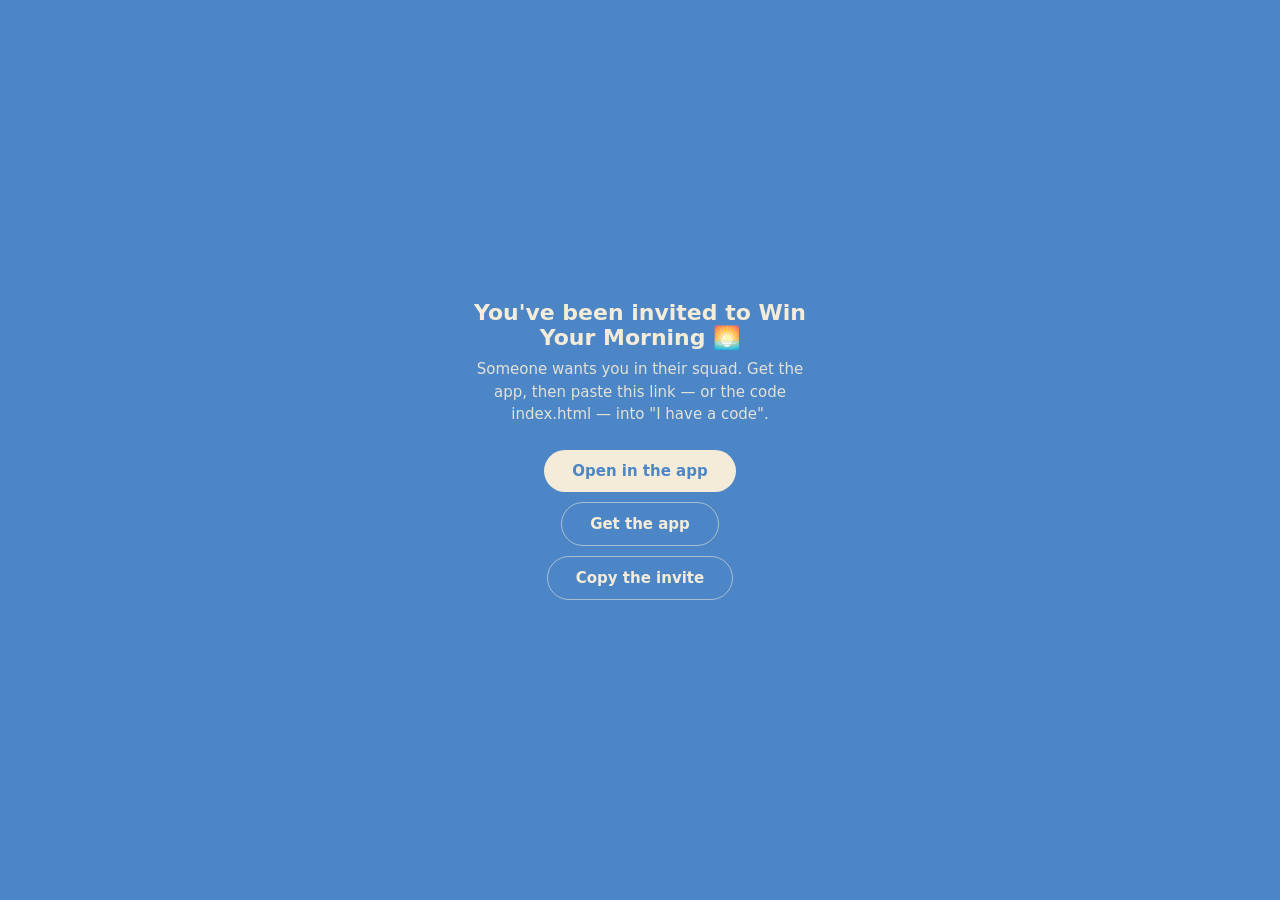
<file: join/index.html>
<!DOCTYPE html>
<html lang="en">
<head>
<meta charset="utf-8">
<meta name="viewport" content="width=device-width, initial-scale=1">
<title>You've been invited to Win Your Morning</title>
<!-- The link-preview card iMessage (and WhatsApp, Discord…) draws under a
     /join/<code> link (2026-10-20). GitHub Pages is static, so the card can't
     carry the inviter's name; the invite text in the message does. The image
     is assets/invite.png, rendered from assets/invite-source.html. -->
<meta property="og:type" content="website">
<meta property="og:site_name" content="Win Your Morning">
<meta property="og:title" content="You've been invited to Win Your Morning">
<meta property="og:description" content="Wake up with your friends. Post a photo by the deadline, or wake up as Bum of the Day.">
<meta property="og:image" content="https://winurmorning.com/assets/invite.png">
<meta property="og:image:width" content="1200">
<meta property="og:image:height" content="1200">
<meta name="twitter:card" content="summary_large_image">
<meta name="twitter:title" content="You've been invited to Win Your Morning">
<meta name="twitter:image" content="https://winurmorning.com/assets/invite.png">
<!--
  THE /join/ PAGE (2026-10-20): a real file, so /join/#CODE answers 200 and
  iMessage draws the link card from the tags above (a 404 status, which
  GitHub Pages gives 404.html, is refused). Kept in step with 404.html,
  which still catches the older /join/CODE shape.
  404.html serves any unmatched path — which is what makes
  it the Universal Link fallback for /join/<code>. Nothing hosts a real page
  per invite code; iOS never even requests one when the app is installed AND
  that install's entitlements associate this domain (Associated Domains
  intercepts the tap before Safari opens).

  2026-08-24: builds in the wild only associate kurogboun.github.io, so a
  /join link on THIS domain lands here even with the app installed. For that
  case the page now bounces into the app via the custom scheme
  (winyourmorning://join/<code>), which every shipped build — RN era included
  — has always registered. Auto-attempted once on iPhone/iPad, and offered as
  the primary button; the App Store link stays as the no-app fallback. Once
  installs broadly carry the winurmorning.com entitlement this page goes back
  to being the not-installed page only, and none of this hurts.

  Switched to the App Store product page 2026-08-20, the day the app went
  live. No app rebuild, no new AASA entry, no DNS for any of this.
-->
<style>
  html,body{height:100%;margin:0}
  body{
    font-family:-apple-system,'SF Pro Text',system-ui,sans-serif;
    background:#4C86C6;color:#F4ECD8;
    display:grid;place-items:center;text-align:center;padding:24px;
    box-sizing:border-box;
  }
  main{max-width:360px}
  h1{font-size:22px;margin:0 0 8px}
  p{font-size:15px;line-height:1.5;opacity:.9;margin:0 0 24px}
  a.cta{
    display:inline-block;background:#F4ECD8;color:#4C86C6;
    font-weight:600;text-decoration:none;
    padding:12px 28px;border-radius:999px;font-size:15px;
  }
  a.cta.secondary{
    background:transparent;color:#F4ECD8;
    border:1.5px solid rgba(244,236,216,.55);
    margin-top:10px;
  }
  .stack{display:flex;flex-direction:column;align-items:center}
  code{background:rgba(244,236,216,.15);padding:2px 6px;border-radius:6px}
</style>
</head>
<body>
<main>
  <h1>You've been invited to Win Your Morning 🌅</h1>
  <p id="codeLine">Someone wants you in their squad.</p>
  <div class="stack">
    <a class="cta" id="openLink" href="https://apps.apple.com/ca/app/win-your-morning/id6791211875" hidden>Open in the app</a>
    <a class="cta" id="ctaLink" href="https://apps.apple.com/ca/app/win-your-morning/id6791211875">Get the app</a>
    <a class="cta secondary" id="copyLink" href="#" hidden>Copy the invite</a>
  </div>
</main>
<script>
  var STORE_URL = "https://apps.apple.com/ca/app/win-your-morning/id6791211875";

  // The invite code is still sitting in the URL Safari tried to load
  // (/join/ABC123) even though nothing lives at that path — no server, just
  // reading it back out client-side.
  // The code: in the fragment (/join/#CODE, links from build 52 on — the
  // fragment never reaches the server, so /join/ is one real 200 page and
  // iMessage can draw its card) or in the path (/join/CODE, older links).
  var m = location.pathname.match(/\/join\/([^\/]+)/);
  var code = m && m[1] ? decodeURIComponent(m[1]) : null;
  if (!code && location.hash.length > 1) code = decodeURIComponent(location.hash.slice(1));
  var onIOS = /iPhone|iPad|iPod/.test(navigator.userAgent);

  if (code) {
    document.getElementById('codeLine').textContent =
      "Someone wants you in their squad. Get the app, then paste this link — or the code " + code + " — into \"I have a code\".";

    // The code onto the clipboard (2026-11-06): a friend who installs from
    // here lands back in the app with the link on their clipboard, and the
    // code box offers "Paste your invite". Best effort — some browsers
    // refuse without a gesture, so the buttons below try again on tap.
    var copyText = location.href;
    function copyInvite() {
      try { navigator.clipboard.writeText(copyText).catch(function () {}); } catch (e) {}
    }
    copyInvite();
    var copyBtn = document.getElementById('copyLink');
    copyBtn.hidden = false;
    copyBtn.addEventListener('click', function (e) {
      e.preventDefault();
      copyInvite();
      copyBtn.textContent = 'Copied — paste it in the app';
    });
    document.getElementById('ctaLink').addEventListener('click', copyInvite);

    // The scheme door, for the installed-but-lands-here case. Kept as a real
    // link (not only the auto-attempt below): if the attempt's moment passes,
    // the button is still there.
    var appUrl = "winyourmorning://join/" + encodeURIComponent(code);
    var open = document.getElementById('openLink');
    open.href = appUrl;
    open.hidden = false;
    document.getElementById('ctaLink').className = 'cta secondary';

    // One auto-attempt, iPhone/iPad only. App installed → iOS asks to open
    // it and the join screen comes up with the code. Not installed → Safari
    // shows a one-line "address is invalid" alert and this page, with the
    // store button, is still standing right behind it.
    // Not inside Instagram / Snapchat / TikTok / Facebook's own browser:
    // those block the scheme hop silently, so the copy button above is the
    // way through there (2026-11-06).
    var inApp = /Instagram|Snapchat|TikTok|FBAN|FBAV|musical_ly/i.test(navigator.userAgent);
    if (onIOS && !inApp) { setTimeout(function () { location.href = appUrl; }, 60); }
  }
  // Counted (2026-11-06): the same page_views beacon the landing page sends,
  // tagged join, so arrivals here can be read against joins.
  try {
    fetch('https://bdwaqpnycvywhhuzhlga.supabase.co/functions/v1/waitlist?src=join' + (code ? '-code' : ''),
      { cache: 'no-store' }).catch(function () {});
  } catch (e) {}
  document.getElementById('ctaLink').href = STORE_URL;
</script>
</body>
</html>
</file>
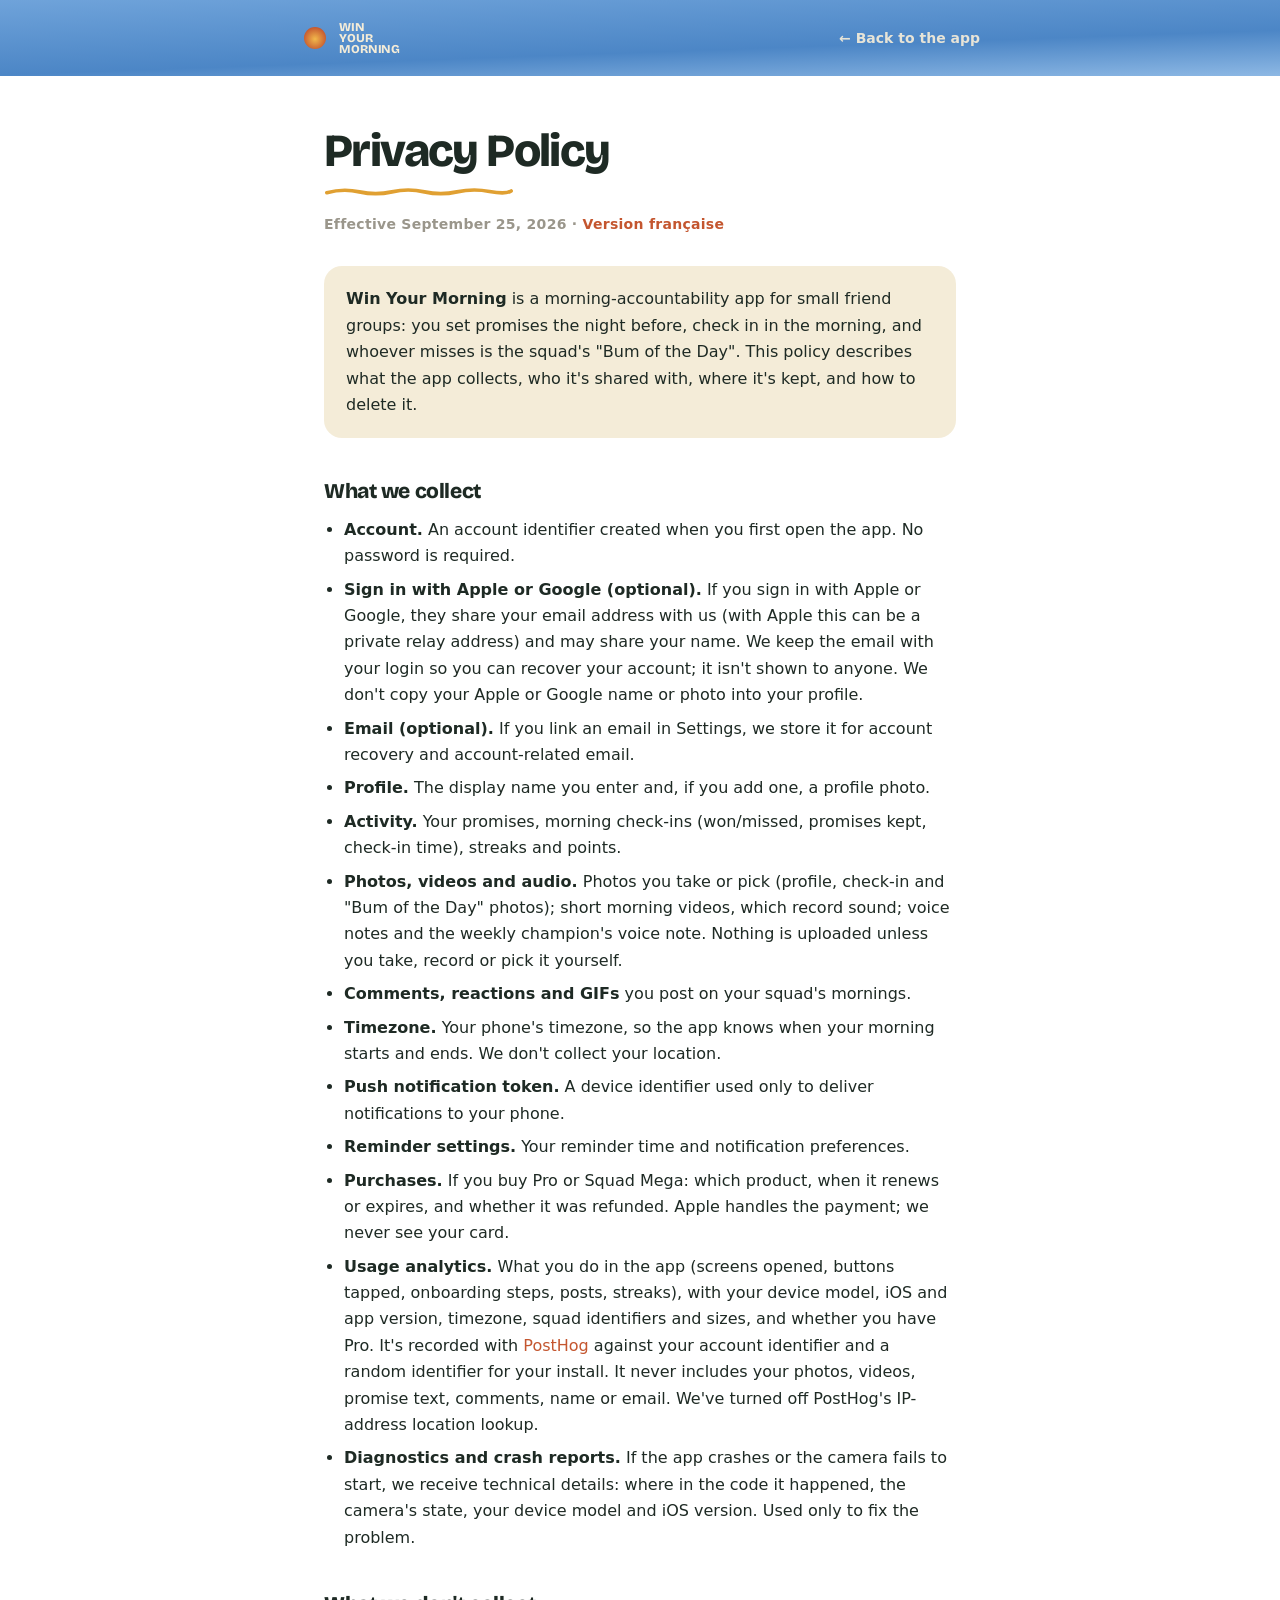
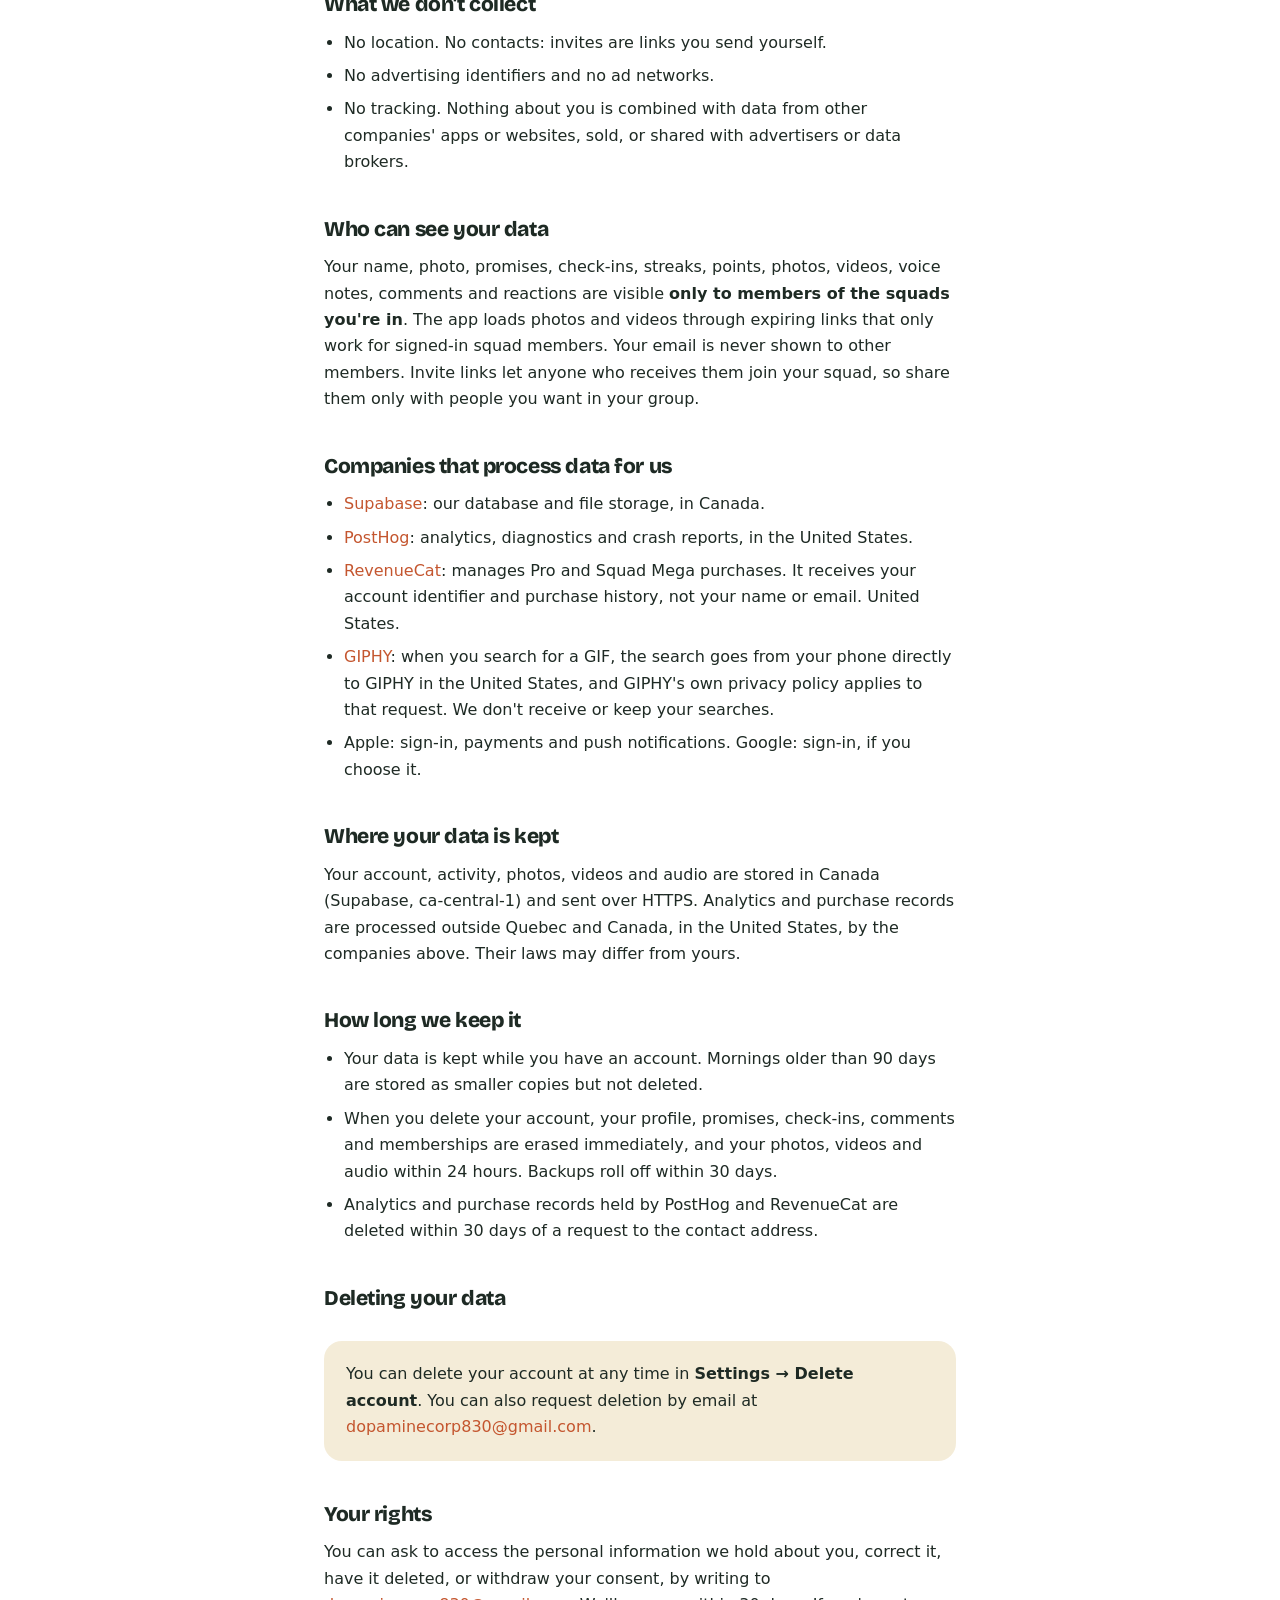
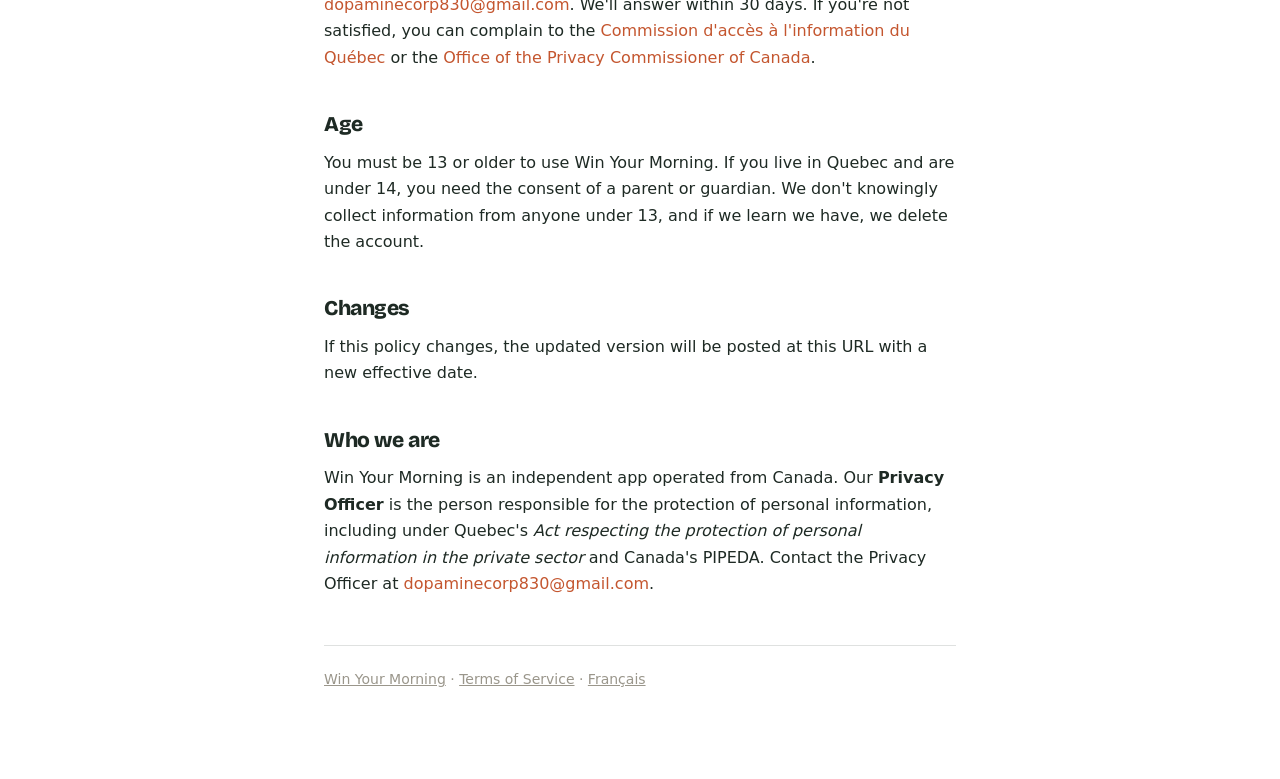
<file: privacy/index.html>
<!DOCTYPE html>
<html lang="en">
<head>
<meta charset="utf-8">
<meta name="viewport" content="width=device-width, initial-scale=1">
<title>Privacy Policy · Win Your Morning</title>
<meta name="description" content="What Win Your Morning stores, who can see it, and how to delete it.">
<link rel="icon" href="/assets/favicon.svg" type="image/svg+xml">
<link rel="apple-touch-icon" href="/assets/apple-touch-icon.png">
<meta name="theme-color" content="#4C86C6">
<link rel="canonical" href="https://winurmorning.com/privacy">
<link rel="alternate" hreflang="en" href="https://winurmorning.com/privacy">
<link rel="alternate" hreflang="fr" href="https://winurmorning.com/fr/privacy">
<link rel="preconnect" href="https://fonts.googleapis.com">
<link rel="preconnect" href="https://fonts.gstatic.com" crossorigin>
<link href="https://fonts.googleapis.com/css2?family=Bricolage+Grotesque:opsz,wght@10..48,400;10..48,700;10..48,800&display=swap" rel="stylesheet">
<link rel="stylesheet" href="/assets/legal.css">
</head>
<body>

<div class="legal-nav">
  <div class="legal-nav-in">
    <a class="brand" href="/">
      <svg width="30" height="30" viewBox="0 0 120 120" aria-hidden="true"><defs><radialGradient id="navSun" cx="50%" cy="55%" r="55%"><stop offset="0" stop-color="#F2B84B"></stop><stop offset="1" stop-color="#C4562F"></stop></radialGradient></defs><circle cx="60" cy="60" r="44" fill="url(#navSun)"></circle></svg>
      <span>WIN<br>YOUR<br>MORNING</span>
    </a>
    <a class="back" href="/">← Back to the app</a>
  </div>
</div>

<main>
  <h1>Privacy Policy</h1>
  <svg class="squiggle" width="420" height="24" viewBox="0 0 420 24" fill="none" stroke="#E0A032" stroke-width="8" stroke-linecap="round" aria-hidden="true"><path d="M6 15 Q 42 5 78 13 T 150 13 T 222 13 T 294 13 T 366 12 T 414 11"></path></svg>
  <p class="meta">Effective September 25, 2026 · <a href="/fr/privacy" hreflang="fr" lang="fr">Version française</a></p>

  <div class="note">
    <p><strong>Win Your Morning</strong> is a morning-accountability app for small friend groups:
    you set promises the night before, check in in the morning, and whoever misses is the squad's
    "Bum of the Day". This policy describes what the app collects, who it's shared with, where it's kept,
    and how to delete it.</p>
  </div>

  <h2>What we collect</h2>
  <ul>
    <li><strong>Account.</strong> An account identifier created when you first open the app. No password is required.</li>
    <li><strong>Sign in with Apple or Google (optional).</strong> If you sign in with Apple or Google, they share your email address with us (with Apple this can be a private relay address) and may share your name. We keep the email with your login so you can recover your account; it isn't shown to anyone. We don't copy your Apple or Google name or photo into your profile.</li>
    <li><strong>Email (optional).</strong> If you link an email in Settings, we store it for account recovery and account-related email.</li>
    <li><strong>Profile.</strong> The display name you enter and, if you add one, a profile photo.</li>
    <li><strong>Activity.</strong> Your promises, morning check-ins (won/missed, promises kept, check-in time), streaks and points.</li>
    <li><strong>Photos, videos and audio.</strong> Photos you take or pick (profile, check-in and "Bum of the Day" photos); short morning videos, which record sound; voice notes and the weekly champion's voice note. Nothing is uploaded unless you take, record or pick it yourself.</li>
    <li><strong>Comments, reactions and GIFs</strong> you post on your squad's mornings.</li>
    <li><strong>Timezone.</strong> Your phone's timezone, so the app knows when your morning starts and ends. We don't collect your location.</li>
    <li><strong>Push notification token.</strong> A device identifier used only to deliver notifications to your phone.</li>
    <li><strong>Reminder settings.</strong> Your reminder time and notification preferences.</li>
    <li><strong>Purchases.</strong> If you buy Pro or Squad Mega: which product, when it renews or expires, and whether it was refunded. Apple handles the payment; we never see your card.</li>
    <li><strong>Usage analytics.</strong> What you do in the app (screens opened, buttons tapped, onboarding steps, posts, streaks), with your device model, iOS and app version, timezone, squad identifiers and sizes, and whether you have Pro. It's recorded with <a href="https://posthog.com">PostHog</a> against your account identifier and a random identifier for your install. It never includes your photos, videos, promise text, comments, name or email. We've turned off PostHog's IP-address location lookup.</li>
    <li><strong>Diagnostics and crash reports.</strong> If the app crashes or the camera fails to start, we receive technical details: where in the code it happened, the camera's state, your device model and iOS version. Used only to fix the problem.</li>
  </ul>

  <h2>What we don't collect</h2>
  <ul>
    <li>No location. No contacts: invites are links you send yourself.</li>
    <li>No advertising identifiers and no ad networks.</li>
    <li>No tracking. Nothing about you is combined with data from other companies' apps or websites, sold, or shared with advertisers or data brokers.</li>
  </ul>

  <h2>Who can see your data</h2>
  <p>Your name, photo, promises, check-ins, streaks, points, photos, videos, voice notes, comments and reactions are
  visible <strong>only to members of the squads you're in</strong>. The app loads photos and videos through expiring
  links that only work for signed-in squad members. Your email is never shown to other members. Invite links let anyone who
  receives them join your squad, so share them only with people you want in your group.</p>

  <h2>Companies that process data for us</h2>
  <ul>
    <li><a href="https://supabase.com">Supabase</a>: our database and file storage, in Canada.</li>
    <li><a href="https://posthog.com">PostHog</a>: analytics, diagnostics and crash reports, in the United States.</li>
    <li><a href="https://www.revenuecat.com">RevenueCat</a>: manages Pro and Squad Mega purchases. It receives your account identifier and purchase history, not your name or email. United States.</li>
    <li><a href="https://giphy.com">GIPHY</a>: when you search for a GIF, the search goes from your phone directly to GIPHY in the United States, and GIPHY's own privacy policy applies to that request. We don't receive or keep your searches.</li>
    <li>Apple: sign-in, payments and push notifications. Google: sign-in, if you choose it.</li>
  </ul>

  <h2>Where your data is kept</h2>
  <p>Your account, activity, photos, videos and audio are stored in Canada (Supabase, ca-central-1) and sent over
  HTTPS. Analytics and purchase records are processed outside Quebec and Canada, in the United States, by the
  companies above. Their laws may differ from yours.</p>

  <h2>How long we keep it</h2>
  <ul>
    <li>Your data is kept while you have an account. Mornings older than 90 days are stored as smaller copies but not deleted.</li>
    <li>When you delete your account, your profile, promises, check-ins, comments and memberships are erased immediately, and your photos, videos and audio within 24 hours. Backups roll off within 30 days.</li>
    <li>Analytics and purchase records held by PostHog and RevenueCat are deleted within 30 days of a request to the contact address.</li>
  </ul>

  <h2>Deleting your data</h2>
  <div class="note">
    <p>You can delete your account at any time in <strong>Settings → Delete account</strong>. You can also request
    deletion by email at <a href="mailto:dopaminecorp830@gmail.com">dopaminecorp830@gmail.com</a>.</p>
  </div>

  <h2>Your rights</h2>
  <p>You can ask to access the personal information we hold about you, correct it, have it deleted, or withdraw your
  consent, by writing to <a href="mailto:dopaminecorp830@gmail.com">dopaminecorp830@gmail.com</a>. We'll answer within 30 days.
  If you're not satisfied, you can complain to the <a href="https://www.cai.gouv.qc.ca">Commission d'accès à
  l'information du Québec</a> or the <a href="https://www.priv.gc.ca">Office of the Privacy Commissioner of Canada</a>.</p>

  <h2>Age</h2>
  <p>You must be 13 or older to use Win Your Morning. If you live in Quebec and are under 14, you need the consent of a
  parent or guardian. We don't knowingly collect information from anyone under 13, and if we learn we have, we delete
  the account.</p>

  <h2>Changes</h2>
  <p>If this policy changes, the updated version will be posted at this URL with a new effective date.</p>

  <h2>Who we are</h2>
  <p>Win Your Morning is an independent app operated from Canada. Our <strong>Privacy Officer</strong> is the
  person responsible for the protection of personal information, including under Quebec's <em>Act respecting
  the protection of personal information in the private sector</em> and Canada's PIPEDA. Contact the Privacy
  Officer at <a href="mailto:dopaminecorp830@gmail.com">dopaminecorp830@gmail.com</a>.</p>

  <div class="legal-foot">
    <a href="/">Win Your Morning</a> · <a href="/terms">Terms of Service</a> · <a href="/fr/privacy" hreflang="fr" lang="fr">Français</a>
  </div>
</main>

</body>
</html>
</file>
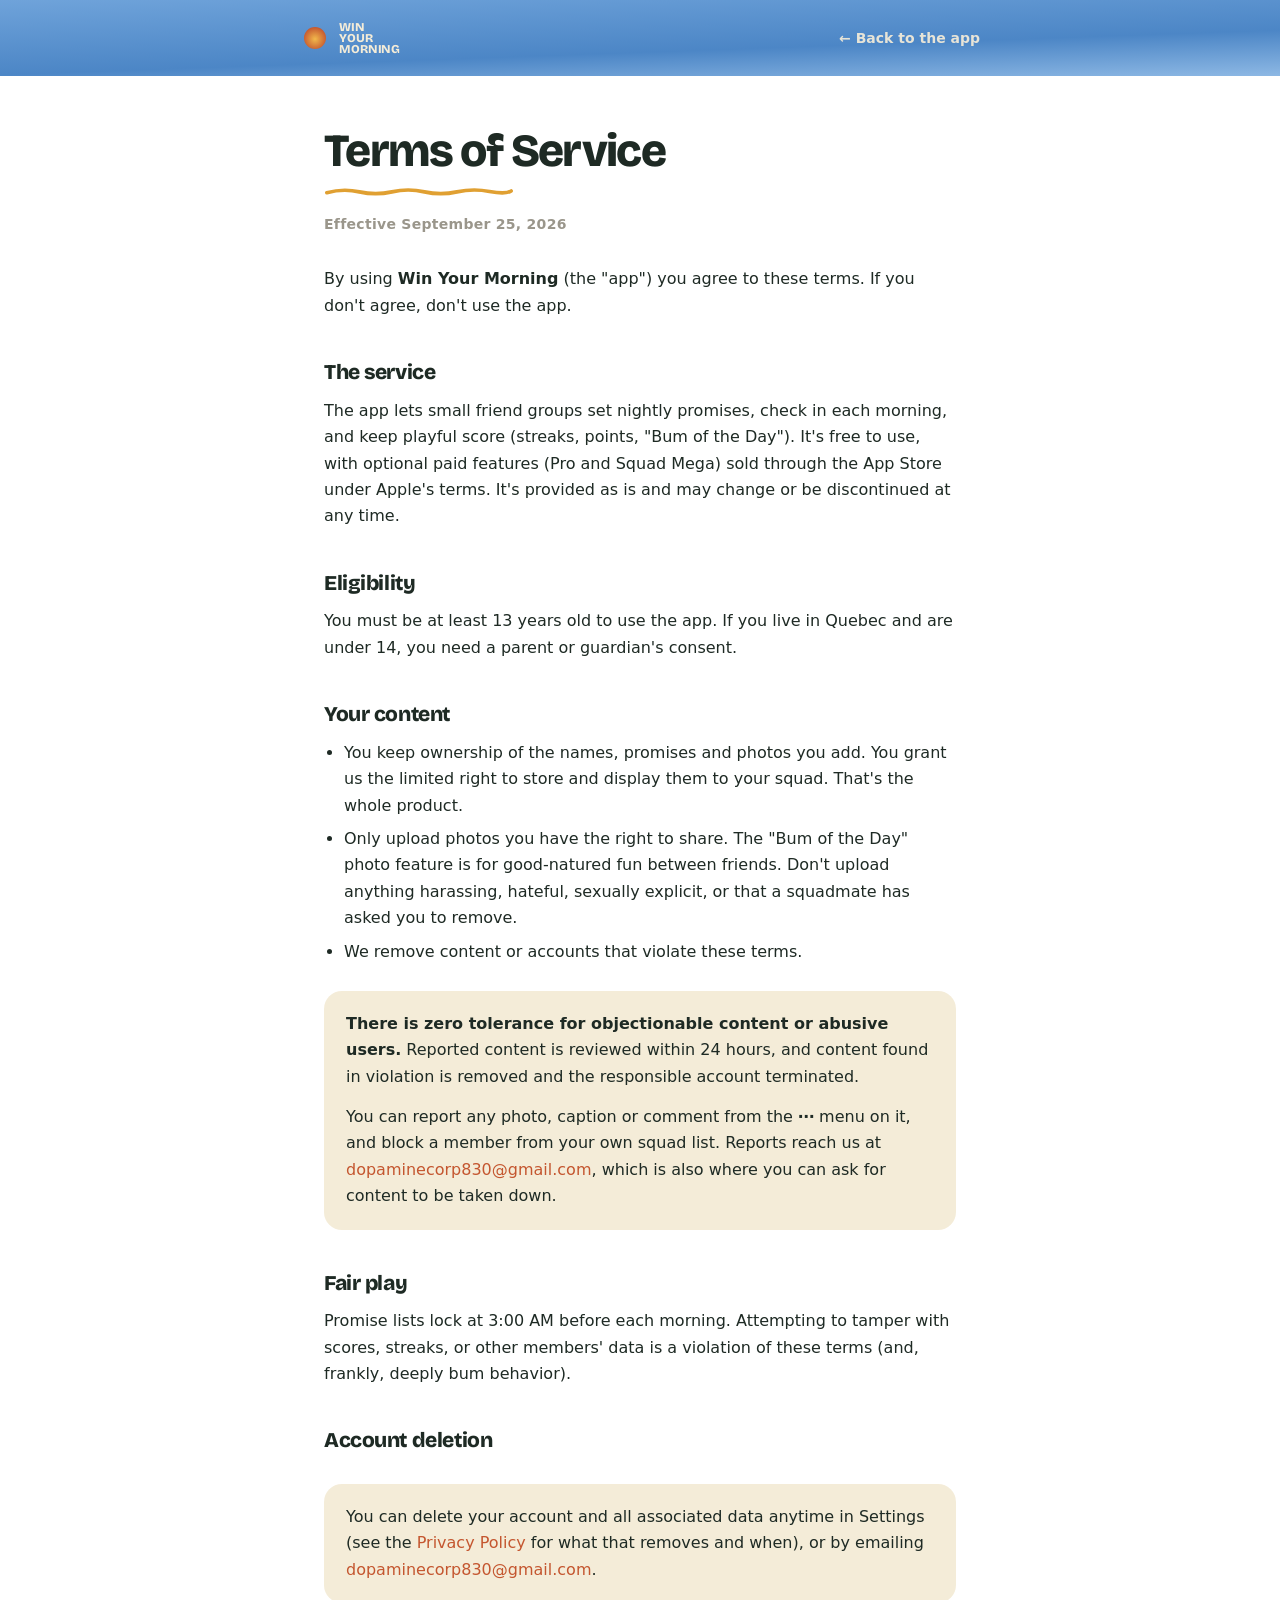
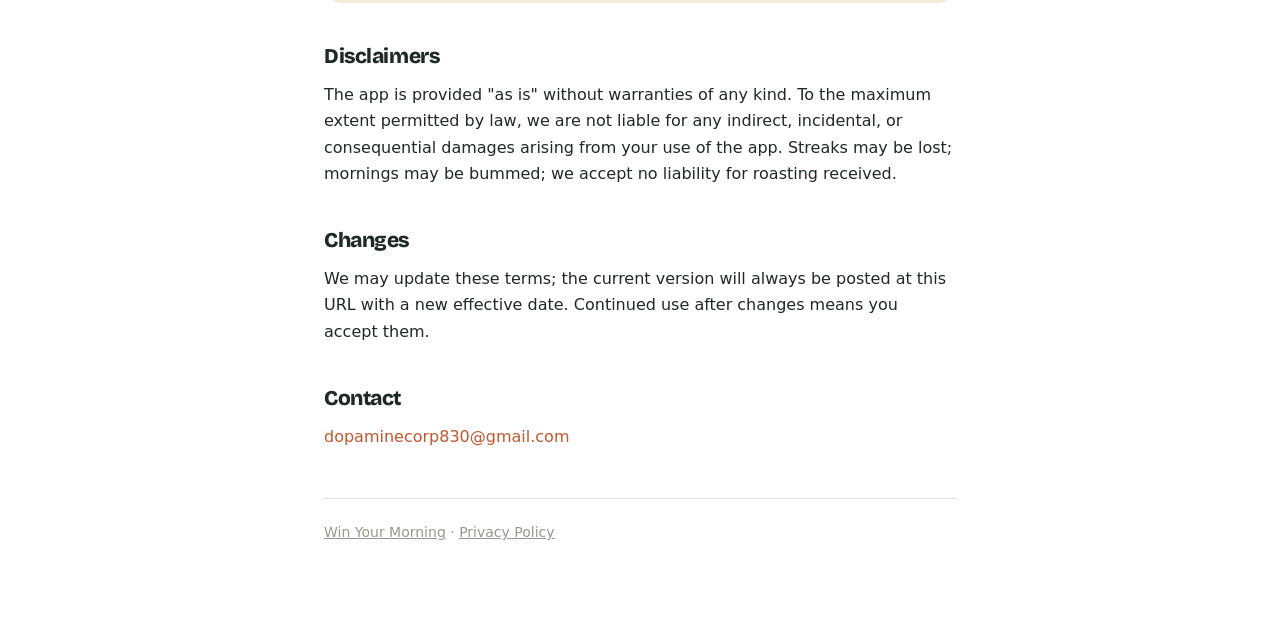
<file: terms/index.html>
<!DOCTYPE html>
<html lang="en">
<head>
<meta charset="utf-8">
<meta name="viewport" content="width=device-width, initial-scale=1">
<title>Terms of Service · Win Your Morning</title>
<meta name="description" content="The terms you agree to by using Win Your Morning.">
<link rel="icon" href="/assets/favicon.svg" type="image/svg+xml">
<link rel="apple-touch-icon" href="/assets/apple-touch-icon.png">
<meta name="theme-color" content="#4C86C6">
<link rel="canonical" href="https://winurmorning.com/terms">
<link rel="preconnect" href="https://fonts.googleapis.com">
<link rel="preconnect" href="https://fonts.gstatic.com" crossorigin>
<link href="https://fonts.googleapis.com/css2?family=Bricolage+Grotesque:opsz,wght@10..48,400;10..48,700;10..48,800&display=swap" rel="stylesheet">
<link rel="stylesheet" href="/assets/legal.css">
</head>
<body>

<div class="legal-nav">
  <div class="legal-nav-in">
    <a class="brand" href="/">
      <svg width="30" height="30" viewBox="0 0 120 120" aria-hidden="true"><defs><radialGradient id="navSun" cx="50%" cy="55%" r="55%"><stop offset="0" stop-color="#F2B84B"></stop><stop offset="1" stop-color="#C4562F"></stop></radialGradient></defs><circle cx="60" cy="60" r="44" fill="url(#navSun)"></circle></svg>
      <span>WIN<br>YOUR<br>MORNING</span>
    </a>
    <a class="back" href="/">← Back to the app</a>
  </div>
</div>

<main>
  <h1>Terms of Service</h1>
  <svg class="squiggle" width="420" height="24" viewBox="0 0 420 24" fill="none" stroke="#E0A032" stroke-width="8" stroke-linecap="round" aria-hidden="true"><path d="M6 15 Q 42 5 78 13 T 150 13 T 222 13 T 294 13 T 366 12 T 414 11"></path></svg>
  <p class="meta">Effective September 25, 2026</p>

  <p>By using <strong>Win Your Morning</strong> (the "app") you agree to these terms. If you don't
  agree, don't use the app.</p>

  <h2>The service</h2>
  <p>The app lets small friend groups set nightly promises, check in each morning, and keep playful
  score (streaks, points, "Bum of the Day"). It's free to use, with optional paid features (Pro and Squad Mega)
  sold through the App Store under Apple's terms. It's provided as is and may change or be discontinued at any time.</p>

  <h2>Eligibility</h2>
  <p>You must be at least 13 years old to use the app. If you live in Quebec and are under 14, you need a parent or guardian's consent.</p>

  <h2>Your content</h2>
  <ul>
    <li>You keep ownership of the names, promises and photos you add. You grant us the limited right to store
    and display them to your squad. That's the whole product.</li>
    <li>Only upload photos you have the right to share. The "Bum of the Day" photo feature is for
    good-natured fun between friends. Don't upload anything harassing, hateful, sexually explicit,
    or that a squadmate has asked you to remove.</li>
    <li>We remove content or accounts that violate these terms.</li>
  </ul>

  <div class="note">
    <p><strong>There is zero tolerance for objectionable content or abusive users.</strong> Reported
    content is reviewed within 24 hours, and content found in violation is removed and the responsible
    account terminated.</p>
    <p>You can report any photo, caption or comment from the <strong>⋯</strong> menu on it, and block
    a member from your own squad list. Reports reach us at
    <a href="mailto:dopaminecorp830@gmail.com">dopaminecorp830@gmail.com</a>, which is also where you can ask
    for content to be taken down.</p>
  </div>

  <h2>Fair play</h2>
  <p>Promise lists lock at 3:00 AM before each morning. Attempting to tamper with scores, streaks, or
  other members' data is a violation of these terms (and, frankly, deeply bum behavior).</p>

  <h2>Account deletion</h2>
  <div class="note">
    <p>You can delete your account and all associated data anytime in Settings (see the <a href="/privacy">Privacy Policy</a> for what that removes and when), or by emailing
    <a href="mailto:dopaminecorp830@gmail.com">dopaminecorp830@gmail.com</a>.</p>
  </div>

  <h2>Disclaimers</h2>
  <p>The app is provided "as is" without warranties of any kind. To the maximum extent permitted by law,
  we are not liable for any indirect, incidental, or consequential damages arising from your use of the
  app. Streaks may be lost; mornings may be bummed; we accept no liability for roasting received.</p>

  <h2>Changes</h2>
  <p>We may update these terms; the current version will always be posted at this URL with a new
  effective date. Continued use after changes means you accept them.</p>

  <h2>Contact</h2>
  <p><a href="mailto:dopaminecorp830@gmail.com">dopaminecorp830@gmail.com</a></p>

  <div class="legal-foot">
    <a href="/">Win Your Morning</a> · <a href="/privacy">Privacy Policy</a>
  </div>
</main>

</body>
</html>
</file>
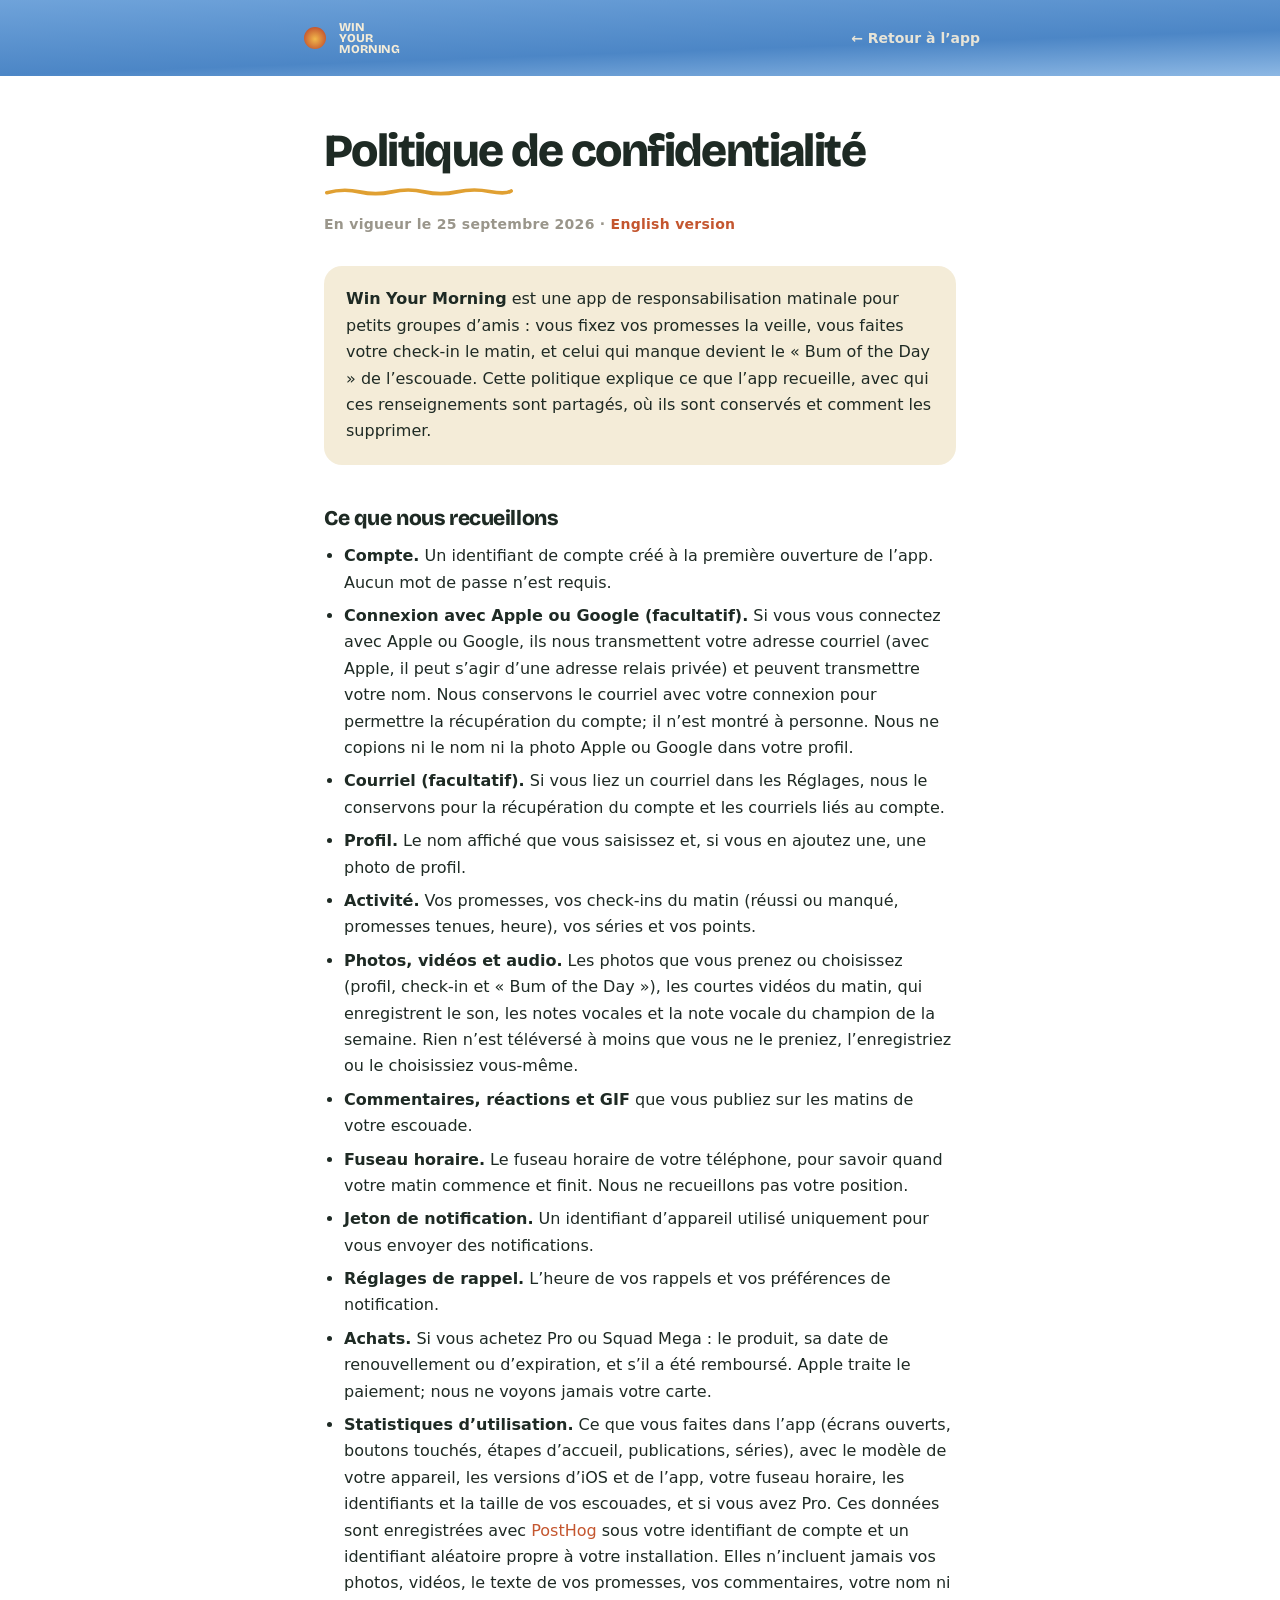
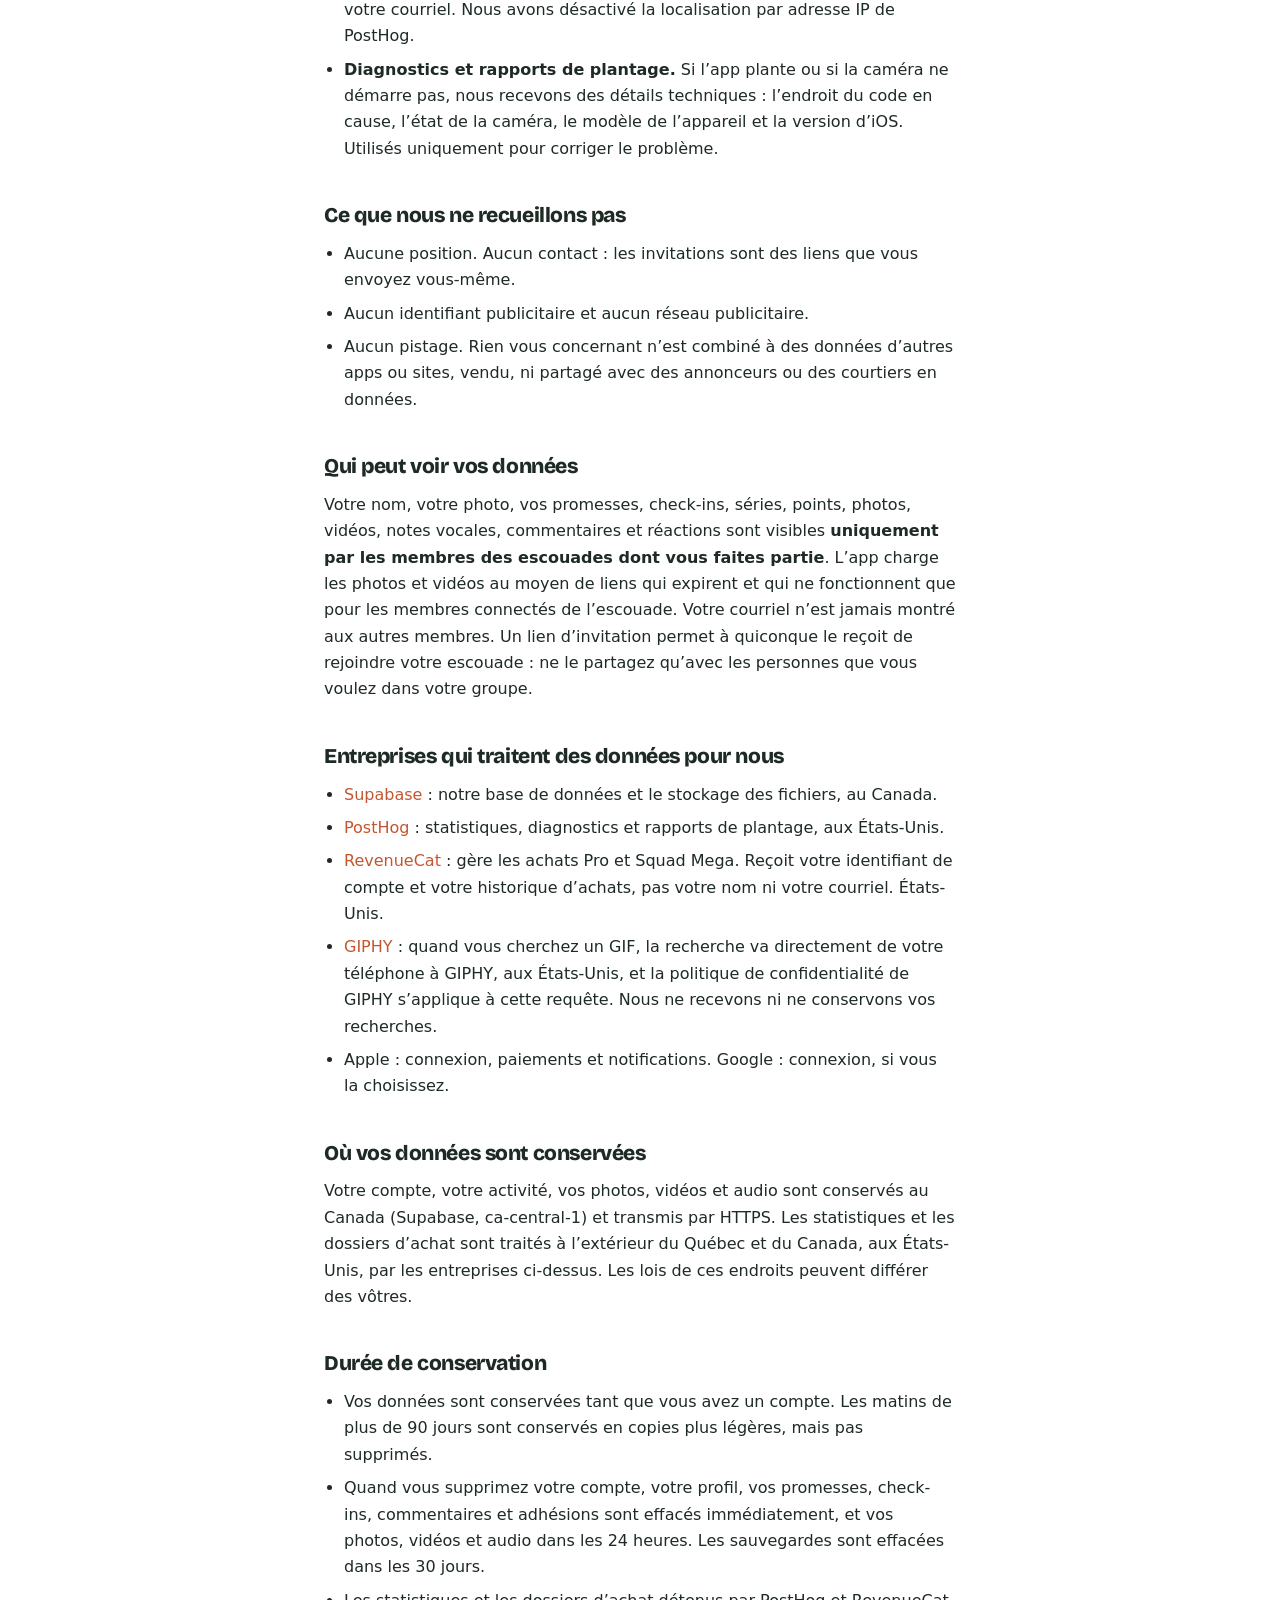
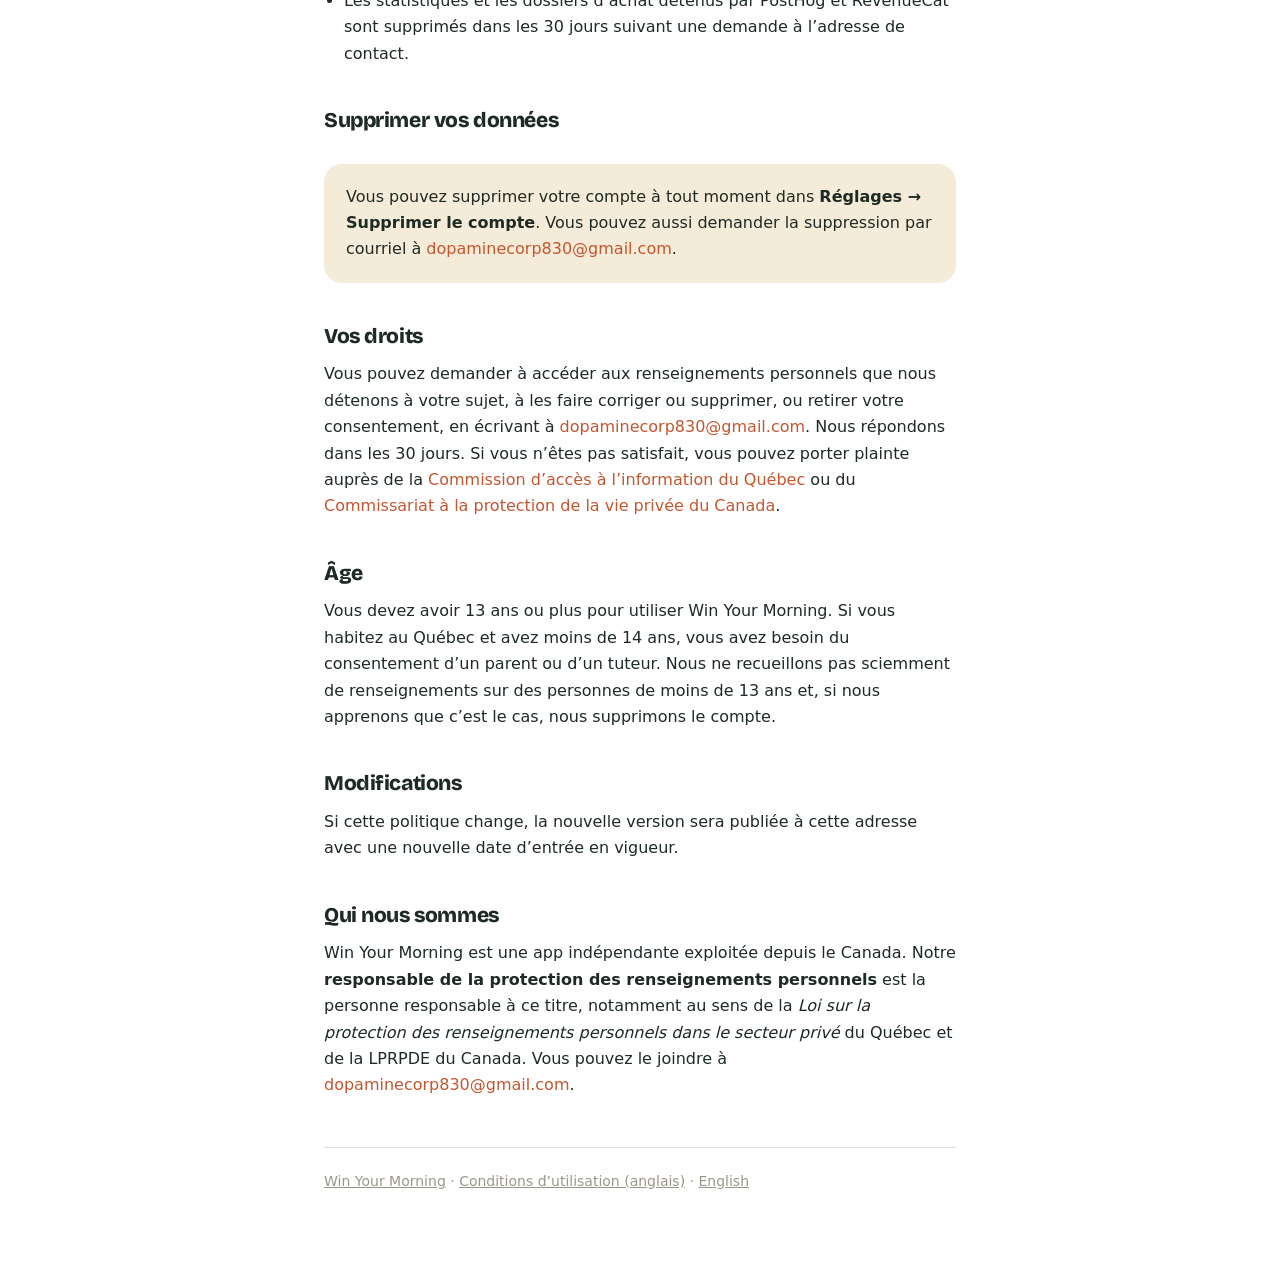
<file: fr/privacy/index.html>
<!DOCTYPE html>
<html lang="fr">
<head>
<meta charset="utf-8">
<meta name="viewport" content="width=device-width, initial-scale=1">
<title>Politique de confidentialité · Win Your Morning</title>
<meta name="description" content="Ce que Win Your Morning conserve, qui peut le voir et comment le supprimer.">
<link rel="icon" href="/assets/favicon.svg" type="image/svg+xml">
<link rel="apple-touch-icon" href="/assets/apple-touch-icon.png">
<meta name="theme-color" content="#4C86C6">
<link rel="canonical" href="https://winurmorning.com/fr/privacy">
<link rel="alternate" hreflang="en" href="https://winurmorning.com/privacy">
<link rel="alternate" hreflang="fr" href="https://winurmorning.com/fr/privacy">
<link rel="preconnect" href="https://fonts.googleapis.com">
<link rel="preconnect" href="https://fonts.gstatic.com" crossorigin>
<link href="https://fonts.googleapis.com/css2?family=Bricolage+Grotesque:opsz,wght@10..48,400;10..48,700;10..48,800&display=swap" rel="stylesheet">
<link rel="stylesheet" href="/assets/legal.css">
</head>
<body>

<div class="legal-nav">
  <div class="legal-nav-in">
    <a class="brand" href="/">
      <svg width="30" height="30" viewBox="0 0 120 120" aria-hidden="true"><defs><radialGradient id="navSun" cx="50%" cy="55%" r="55%"><stop offset="0" stop-color="#F2B84B"></stop><stop offset="1" stop-color="#C4562F"></stop></radialGradient></defs><circle cx="60" cy="60" r="44" fill="url(#navSun)"></circle></svg>
      <span>WIN<br>YOUR<br>MORNING</span>
    </a>
    <a class="back" href="/">← Retour à l’app</a>
  </div>
</div>

<main>
  <h1>Politique de confidentialité</h1>
  <svg class="squiggle" width="420" height="24" viewBox="0 0 420 24" fill="none" stroke="#E0A032" stroke-width="8" stroke-linecap="round" aria-hidden="true"><path d="M6 15 Q 42 5 78 13 T 150 13 T 222 13 T 294 13 T 366 12 T 414 11"></path></svg>
  <p class="meta">En vigueur le 25 septembre 2026 · <a href="/privacy" hreflang="en" lang="en">English version</a></p>

  <div class="note">
    <p><strong>Win Your Morning</strong> est une app de responsabilisation matinale pour petits groupes d’amis :
    vous fixez vos promesses la veille, vous faites votre check-in le matin, et celui qui manque devient le
    « Bum of the Day » de l’escouade. Cette politique explique ce que l’app recueille, avec qui ces renseignements
    sont partagés, où ils sont conservés et comment les supprimer.</p>
  </div>

  <h2>Ce que nous recueillons</h2>
  <ul>
    <li><strong>Compte.</strong> Un identifiant de compte créé à la première ouverture de l’app. Aucun mot de passe n’est requis.</li>
    <li><strong>Connexion avec Apple ou Google (facultatif).</strong> Si vous vous connectez avec Apple ou Google, ils nous transmettent votre adresse courriel (avec Apple, il peut s’agir d’une adresse relais privée) et peuvent transmettre votre nom. Nous conservons le courriel avec votre connexion pour permettre la récupération du compte; il n’est montré à personne. Nous ne copions ni le nom ni la photo Apple ou Google dans votre profil.</li>
    <li><strong>Courriel (facultatif).</strong> Si vous liez un courriel dans les Réglages, nous le conservons pour la récupération du compte et les courriels liés au compte.</li>
    <li><strong>Profil.</strong> Le nom affiché que vous saisissez et, si vous en ajoutez une, une photo de profil.</li>
    <li><strong>Activité.</strong> Vos promesses, vos check-ins du matin (réussi ou manqué, promesses tenues, heure), vos séries et vos points.</li>
    <li><strong>Photos, vidéos et audio.</strong> Les photos que vous prenez ou choisissez (profil, check-in et « Bum of the Day »), les courtes vidéos du matin, qui enregistrent le son, les notes vocales et la note vocale du champion de la semaine. Rien n’est téléversé à moins que vous ne le preniez, l’enregistriez ou le choisissiez vous-même.</li>
    <li><strong>Commentaires, réactions et GIF</strong> que vous publiez sur les matins de votre escouade.</li>
    <li><strong>Fuseau horaire.</strong> Le fuseau horaire de votre téléphone, pour savoir quand votre matin commence et finit. Nous ne recueillons pas votre position.</li>
    <li><strong>Jeton de notification.</strong> Un identifiant d’appareil utilisé uniquement pour vous envoyer des notifications.</li>
    <li><strong>Réglages de rappel.</strong> L’heure de vos rappels et vos préférences de notification.</li>
    <li><strong>Achats.</strong> Si vous achetez Pro ou Squad Mega : le produit, sa date de renouvellement ou d’expiration, et s’il a été remboursé. Apple traite le paiement; nous ne voyons jamais votre carte.</li>
    <li><strong>Statistiques d’utilisation.</strong> Ce que vous faites dans l’app (écrans ouverts, boutons touchés, étapes d’accueil, publications, séries), avec le modèle de votre appareil, les versions d’iOS et de l’app, votre fuseau horaire, les identifiants et la taille de vos escouades, et si vous avez Pro. Ces données sont enregistrées avec <a href="https://posthog.com">PostHog</a> sous votre identifiant de compte et un identifiant aléatoire propre à votre installation. Elles n’incluent jamais vos photos, vidéos, le texte de vos promesses, vos commentaires, votre nom ni votre courriel. Nous avons désactivé la localisation par adresse IP de PostHog.</li>
    <li><strong>Diagnostics et rapports de plantage.</strong> Si l’app plante ou si la caméra ne démarre pas, nous recevons des détails techniques : l’endroit du code en cause, l’état de la caméra, le modèle de l’appareil et la version d’iOS. Utilisés uniquement pour corriger le problème.</li>
  </ul>

  <h2>Ce que nous ne recueillons pas</h2>
  <ul>
    <li>Aucune position. Aucun contact : les invitations sont des liens que vous envoyez vous-même.</li>
    <li>Aucun identifiant publicitaire et aucun réseau publicitaire.</li>
    <li>Aucun pistage. Rien vous concernant n’est combiné à des données d’autres apps ou sites, vendu, ni partagé avec des annonceurs ou des courtiers en données.</li>
  </ul>

  <h2>Qui peut voir vos données</h2>
  <p>Votre nom, votre photo, vos promesses, check-ins, séries, points, photos, vidéos, notes vocales, commentaires et
  réactions sont visibles <strong>uniquement par les membres des escouades dont vous faites partie</strong>. L’app charge
  les photos et vidéos au moyen de liens qui expirent et qui ne fonctionnent que pour les membres connectés de l’escouade. Votre courriel n’est jamais montré aux autres membres. Un lien d’invitation permet à quiconque
  le reçoit de rejoindre votre escouade : ne le partagez qu’avec les personnes que vous voulez dans votre groupe.</p>

  <h2>Entreprises qui traitent des données pour nous</h2>
  <ul>
    <li><a href="https://supabase.com">Supabase</a> : notre base de données et le stockage des fichiers, au Canada.</li>
    <li><a href="https://posthog.com">PostHog</a> : statistiques, diagnostics et rapports de plantage, aux États-Unis.</li>
    <li><a href="https://www.revenuecat.com">RevenueCat</a> : gère les achats Pro et Squad Mega. Reçoit votre identifiant de compte et votre historique d’achats, pas votre nom ni votre courriel. États-Unis.</li>
    <li><a href="https://giphy.com">GIPHY</a> : quand vous cherchez un GIF, la recherche va directement de votre téléphone à GIPHY, aux États-Unis, et la politique de confidentialité de GIPHY s’applique à cette requête. Nous ne recevons ni ne conservons vos recherches.</li>
    <li>Apple : connexion, paiements et notifications. Google : connexion, si vous la choisissez.</li>
  </ul>

  <h2>Où vos données sont conservées</h2>
  <p>Votre compte, votre activité, vos photos, vidéos et audio sont conservés au Canada (Supabase, ca-central-1) et
  transmis par HTTPS. Les statistiques et les dossiers d’achat sont traités à l’extérieur du Québec et du Canada, aux
  États-Unis, par les entreprises ci-dessus. Les lois de ces endroits peuvent différer des vôtres.</p>

  <h2>Durée de conservation</h2>
  <ul>
    <li>Vos données sont conservées tant que vous avez un compte. Les matins de plus de 90 jours sont conservés en copies plus légères, mais pas supprimés.</li>
    <li>Quand vous supprimez votre compte, votre profil, vos promesses, check-ins, commentaires et adhésions sont effacés immédiatement, et vos photos, vidéos et audio dans les 24 heures. Les sauvegardes sont effacées dans les 30 jours.</li>
    <li>Les statistiques et les dossiers d’achat détenus par PostHog et RevenueCat sont supprimés dans les 30 jours suivant une demande à l’adresse de contact.</li>
  </ul>

  <h2>Supprimer vos données</h2>
  <div class="note">
    <p>Vous pouvez supprimer votre compte à tout moment dans <strong>Réglages → Supprimer le compte</strong>. Vous pouvez
    aussi demander la suppression par courriel à <a href="mailto:dopaminecorp830@gmail.com">dopaminecorp830@gmail.com</a>.</p>
  </div>

  <h2>Vos droits</h2>
  <p>Vous pouvez demander à accéder aux renseignements personnels que nous détenons à votre sujet, à les faire corriger
  ou supprimer, ou retirer votre consentement, en écrivant à <a href="mailto:dopaminecorp830@gmail.com">dopaminecorp830@gmail.com</a>.
  Nous répondons dans les 30 jours. Si vous n’êtes pas satisfait, vous pouvez porter plainte auprès de la
  <a href="https://www.cai.gouv.qc.ca">Commission d’accès à l’information du Québec</a> ou du
  <a href="https://www.priv.gc.ca/fr/">Commissariat à la protection de la vie privée du Canada</a>.</p>

  <h2>Âge</h2>
  <p>Vous devez avoir 13 ans ou plus pour utiliser Win Your Morning. Si vous habitez au Québec et avez moins de 14 ans,
  vous avez besoin du consentement d’un parent ou d’un tuteur. Nous ne recueillons pas sciemment de renseignements sur
  des personnes de moins de 13 ans et, si nous apprenons que c’est le cas, nous supprimons le compte.</p>

  <h2>Modifications</h2>
  <p>Si cette politique change, la nouvelle version sera publiée à cette adresse avec une nouvelle date d’entrée en vigueur.</p>

  <h2>Qui nous sommes</h2>
  <p>Win Your Morning est une app indépendante exploitée depuis le Canada. Notre <strong>responsable de la
  protection des renseignements personnels</strong> est la personne responsable à ce titre, notamment au sens de
  la <em>Loi sur la protection des renseignements personnels dans le secteur privé</em> du Québec et de la LPRPDE
  du Canada. Vous pouvez le joindre à <a href="mailto:dopaminecorp830@gmail.com">dopaminecorp830@gmail.com</a>.</p>

  <div class="legal-foot">
    <a href="/">Win Your Morning</a> · <a href="/terms">Conditions d’utilisation (anglais)</a> · <a href="/privacy" hreflang="en" lang="en">English</a>
  </div>
</main>

</body>
</html>
</file>
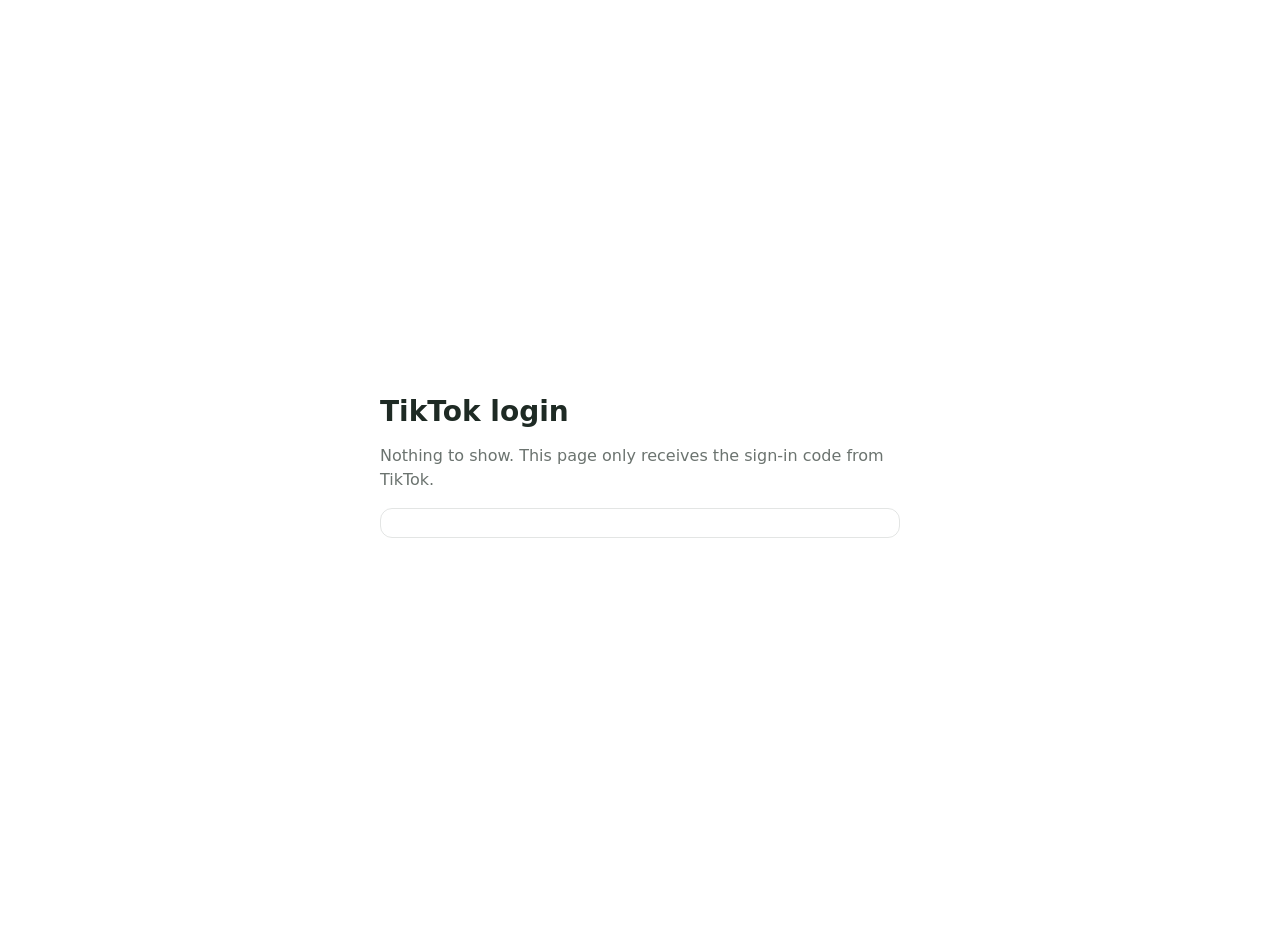
<file: tiktok-callback.html>
<!DOCTYPE html>
<html lang="en">
<head>
<meta charset="utf-8">
<meta name="viewport" content="width=device-width, initial-scale=1">
<meta name="robots" content="noindex">
<title>TikTok login</title>
<style>
  body{margin:0; min-height:100vh; display:flex; align-items:center; justify-content:center;
       font-family:-apple-system,system-ui,sans-serif; background:#FFFFFF; color:#1E2A24; padding:24px}
  main{max-width:520px; width:100%}
  h1{font-size:28px; margin:0 0 12px}
  p{color:rgba(30,42,36,.66); line-height:1.5}
  code{display:block; padding:14px; border:1px solid rgba(30,42,36,.12); border-radius:12px;
       word-break:break-all; font-size:13px; margin:16px 0; user-select:all}
  button{font:inherit; font-weight:700; padding:12px 18px; border:0; border-radius:12px; background:#E0A032; color:#1E2A24}
</style>
</head>
<body>
<main>
  <h1 id="h">TikTok login</h1>
  <p id="p">Nothing to show. This page only receives the sign-in code from TikTok.</p>
  <code id="c" hidden></code>
  <button id="b" hidden>Copy code</button>
</main>
<script>
/* The redirect target for WYM Poster's one-time TikTok sign-in. It reads the
   code off the URL and shows it for the terminal to pick up — nothing is sent
   anywhere from this page. */
(function () {
  var q = new URLSearchParams(location.search), code = q.get('code'), err = q.get('error');
  var h = document.getElementById('h'), p = document.getElementById('p'),
      c = document.getElementById('c'), b = document.getElementById('b');
  if (err) { h.textContent = 'TikTok said no'; p.textContent = (q.get('error_description') || err); return; }
  if (!code) return;
  h.textContent = 'Signed in';
  p.textContent = 'Copy this code and paste it into the terminal. It expires in a few minutes.';
  c.textContent = code; c.hidden = false; b.hidden = false;
  b.onclick = function () { navigator.clipboard.writeText(code).then(function () { b.textContent = 'Copied'; }); };
})();
</script>
</body>
</html>
</file>
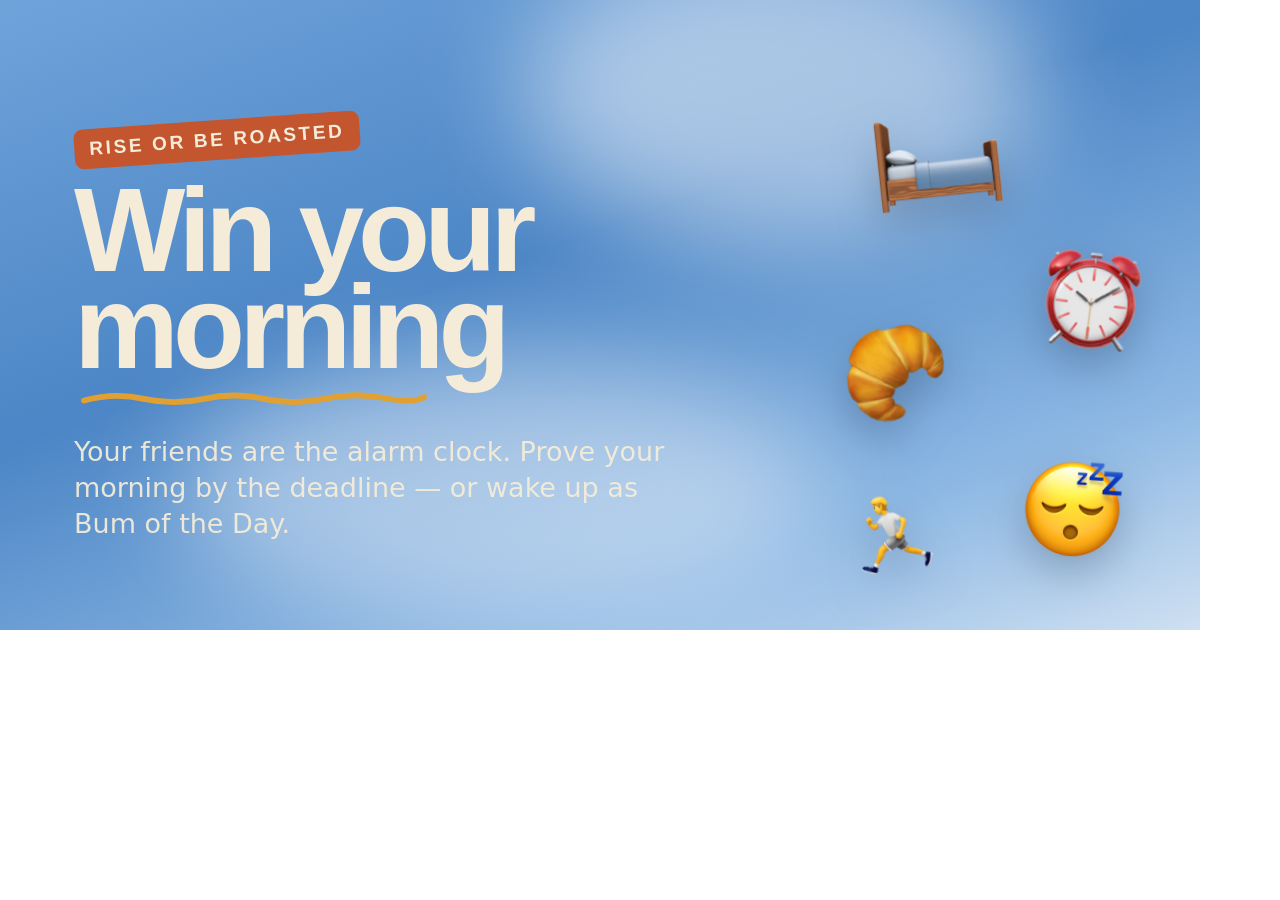
<file: assets/og-source.html>
<!DOCTYPE html>
<!-- Source for og.png (1200×630) — the link-preview card. Re-render after any
     copy/brand change:
     "Google Chrome" --headless=new --window-size=1200,630 \
        --screenshot=assets/og.png file://…/assets/og-source.html
     Kept in the repo so the preview can be regenerated deterministically. -->
<html><head><meta charset="utf-8"><style>
  *{box-sizing:border-box;margin:0}
  @font-face{font-family:'B';src:local('Bricolage Grotesque')}
  html,body{width:1200px;height:630px;overflow:hidden}
  .card{position:relative;width:1200px;height:630px;
        background:linear-gradient(160deg,#6FA3DA 0%,#4C86C6 42%,#8DB8E4 78%,#CFE0F1 100%);
        font-family:'Bricolage Grotesque',sans-serif;overflow:hidden}
  .blob{position:absolute;border-radius:50%;filter:blur(52px);background:rgba(255,255,255,.5)}
  .b1{left:520px;top:-60px;width:520px;height:300px}
  .b2{left:180px;top:360px;width:640px;height:260px;background:rgba(255,255,255,.42)}
  .content{position:absolute;left:74px;top:120px;z-index:3;width:720px}
  .kicker{display:inline-block;transform:rotate(-4deg);background:#C4562F;color:#F4ECD8;
          font-size:19px;font-weight:800;letter-spacing:.14em;padding:9px 15px;border-radius:9px}
  h1{margin:22px 0 0;font-size:118px;font-weight:800;line-height:.82;letter-spacing:-.05em;color:#F4ECD8}
  .sq{display:block;margin-top:12px}
  .tag{font-family:-apple-system,'SF Pro Text',system-ui,sans-serif;font-size:27px;line-height:1.35;
       color:rgba(244,236,216,.94);margin-top:26px;max-width:600px}
  .float{position:absolute;filter:drop-shadow(0 16px 22px rgba(20,40,70,.28))}
  .float img{width:100%;height:100%;object-fit:contain;display:block}
</style></head>
<body>
  <div class="card">
    <div class="blob b1"></div>
    <div class="blob b2"></div>

    <div class="float" style="left:864px; top:96px;  width:150px; height:150px; transform:rotate(-6deg)"><img src="emoji-obj5.png"  alt=""></div>
    <div class="float" style="left:1030px;top:250px; width:120px; height:120px; transform:rotate(7deg)"><img src="emoji-obj2.png"  alt=""></div>
    <div class="float" style="left:836px; top:322px; width:120px; height:120px; transform:rotate(-3deg)"><img src="emoji-obj1.png"  alt=""></div>
    <div class="float" style="left:1006px;top:452px; width:132px; height:132px; transform:rotate(4deg)"><img src="emoji-obj13.png" alt=""></div>
    <div class="float" style="left:842px; top:486px; width:110px; height:110px; transform:rotate(-5deg)"><img src="emoji-obj10.png" alt=""></div>

    <div class="content">
      <span class="kicker">RISE OR BE ROASTED</span>
      <h1>Win your<br>morning</h1>
      <svg class="sq" width="360" height="20" viewBox="0 0 420 24" fill="none" stroke="#E0A032" stroke-width="7" stroke-linecap="round"><path d="M6 15 Q 42 5 78 13 T 150 13 T 222 13 T 294 13 T 366 12 T 414 11"></path></svg>
      <p class="tag">Your friends are the alarm clock. Prove your morning by the deadline — or wake up as Bum of the Day.</p>
    </div>
  </div>
</body></html>
</file>
<file: assets/legal.css>
/* Legal pages — the landing page's design system, in a reading layout.
   Same token names and the same two-voice type rule the landing page follows:
   headings and the wordmark are the display face (Bricolage), running copy is
   the system font. A policy is a document someone actually sits and reads, so
   the measure is narrow and the body face stays system throughout. */

*{box-sizing:border-box}
:root{
  --paper:#FFFFFF; --ink:#1E2A24; --forest:#2E4A3B;
  --terra:#C4562F; --gold:#E0A032; --amber:#F2B84B;
  --cream:#F4ECD8; --plum:#3A2E4A; --muted:#9A968B;
  --line:rgba(30,42,36,.14);
  --font-primary:'Bricolage Grotesque',sans-serif;
  --font-secondary:-apple-system,'SF Pro Text',system-ui,sans-serif;
}
html{-webkit-text-size-adjust:100%}
body{margin:0; background:var(--paper); color:var(--ink);
     font-family:var(--font-secondary); font-size:16px; line-height:1.65;
     -webkit-font-smoothing:antialiased}
a{color:var(--terra); text-decoration:none}
a:hover{color:var(--gold)}

/* ── Brand bar ── the sky strip the landing page opens on, cut down to a
      header so the two pages read as one site. ── */
.legal-nav{background:linear-gradient(178deg,#6FA3DA 0%,#4C86C6 62%,#8DB8E4 100%);
           padding:22px 24px}
.legal-nav-in{max-width:680px; margin:0 auto; display:flex; align-items:center;
              justify-content:space-between; gap:16px}
.brand{display:flex; align-items:center; gap:9px; color:var(--cream)}
.brand span{font-family:var(--font-primary); font-size:12px; font-weight:800;
            letter-spacing:-.01em; line-height:.9}
.brand:hover{color:#FFFFFF}
.back{font-family:var(--font-secondary); font-size:14px; font-weight:600;
      color:rgba(244,236,216,.92)}
.back:hover{color:#FFFFFF}

main{max-width:680px; margin:0 auto; padding:52px 24px 88px}
h1{font-family:var(--font-primary); font-size:clamp(34px,7vw,46px); font-weight:800;
   letter-spacing:-.035em; line-height:1; margin:0}
.squiggle{display:block; margin-top:12px; width:190px; height:auto}
.meta{font-family:var(--font-secondary); font-size:14px; font-weight:600;
      letter-spacing:.02em; color:var(--muted); margin:16px 0 30px}
h2{font-family:var(--font-primary); font-size:21px; font-weight:800;
   letter-spacing:-.02em; margin:36px 0 8px}
p{margin:0 0 14px}
ul{padding-left:20px; margin:0 0 14px}
li{margin-bottom:7px}
strong{font-weight:700}

/* A quiet card for the one line on each page that people actually come to
   find — how to delete their data, and what the app is. */
.note{background:var(--cream); border-radius:18px; padding:20px 22px; margin:26px 0}
.note p:last-child{margin-bottom:0}

.legal-foot{border-top:1px solid var(--line); margin-top:48px; padding-top:22px;
            font-size:14px; color:var(--muted)}
.legal-foot a{color:var(--muted); text-decoration:underline}
.legal-foot a:hover{color:var(--ink)}

@media (max-width:640px){
  main{padding:38px 22px 64px}
  .legal-nav{padding:18px 22px}
}
</file>
